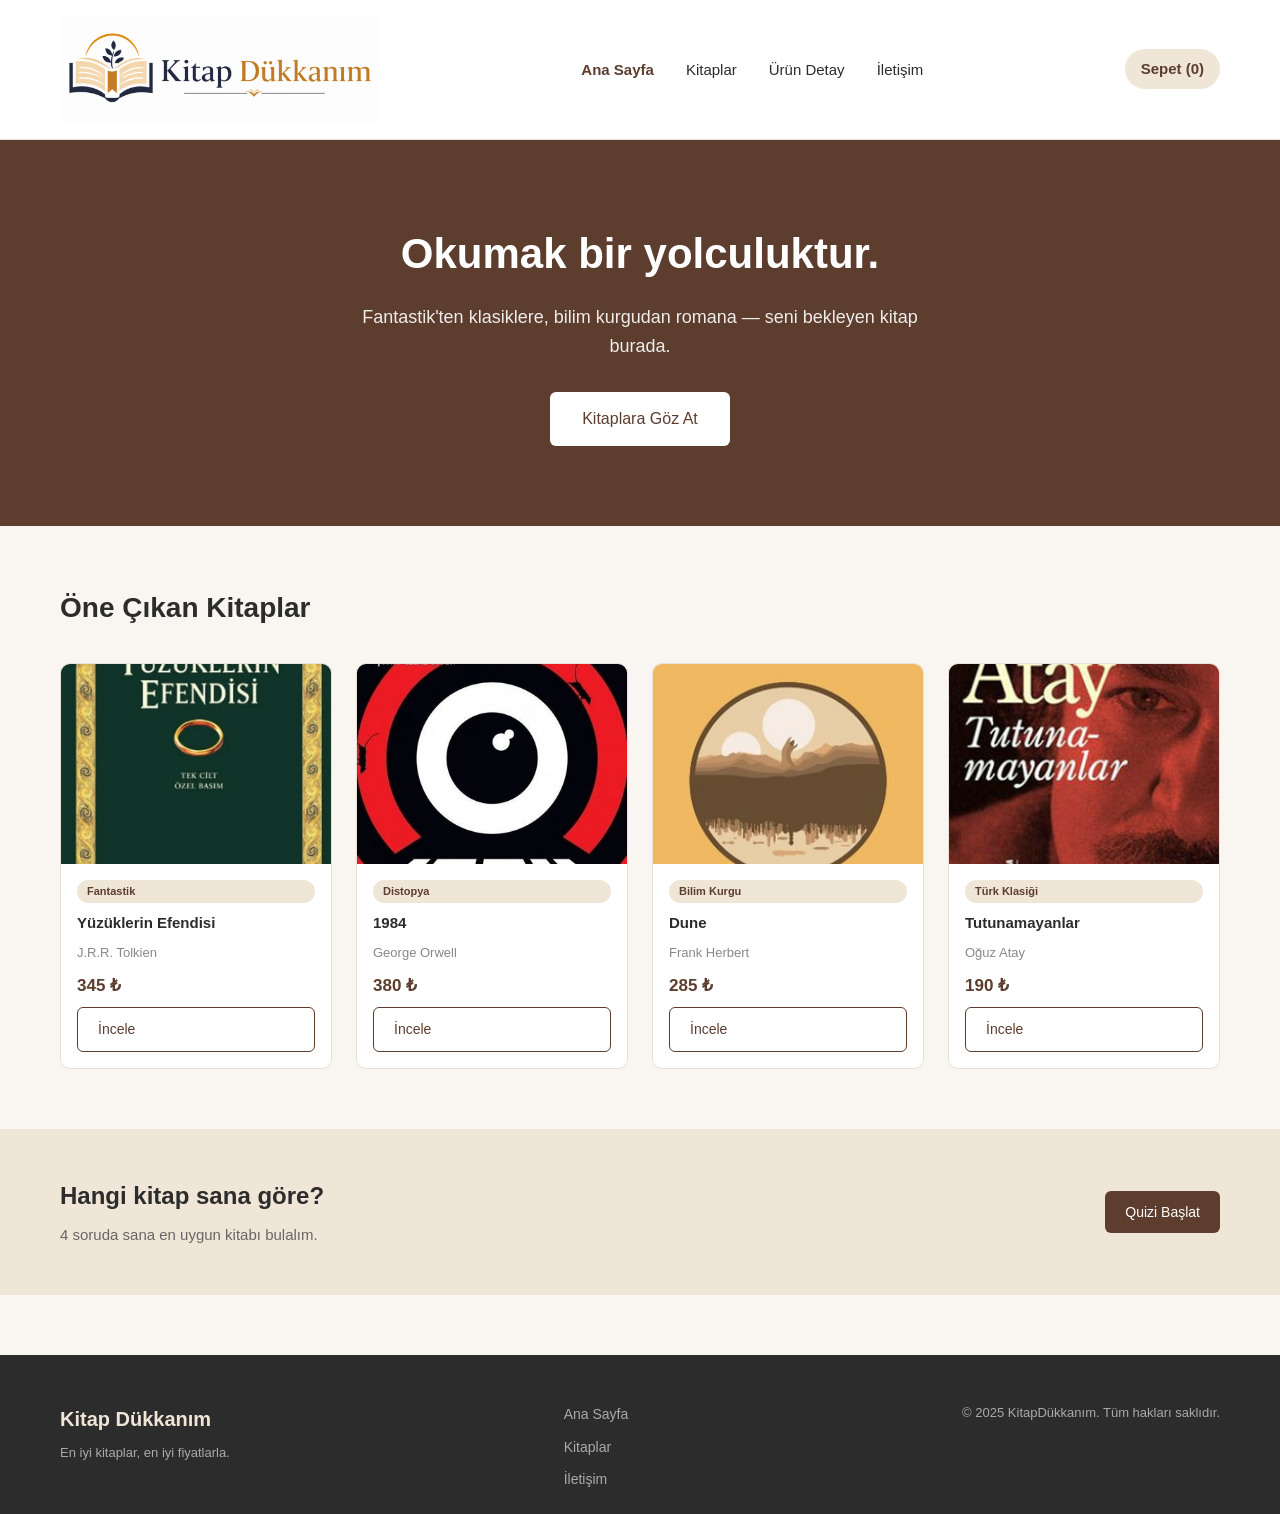
<file: index.html>
<!DOCTYPE html>
<html lang="tr">

<head>
    <meta charset="UTF-8">
    <meta name="viewport" content="width=device-width, initial-scale=1.0">
    <title>Ana Sayfa | Kitap Dükkanım</title>
    <link rel="stylesheet" href="styles/style.css">
</head>

<body>
    <!-- ==================== NAVBAR ==================== -->
    <header>
        <nav class="navbar">
            <div class="navbar-icerik">
                <a href="index.html" class="navbar-logo">
                    <img src="img/kitapdükkanim.png" alt="Kitap Dükkanım Logo" class="site-logo">
                </a>
                <ul class="navbar-linkler">
                   <li><a href="index.html" class="aktif-menu">Ana Sayfa</a></li>
                    <li><a href="pages/products.html">Kitaplar</a></li>
                     <li><a href="pages/product-detail.html?id=1">Ürün Detay</a></li>
                    <li><a href="pages/contact.html">İletişim</a></li>
                    </ul>

                <a href="pages/cart.html" class="navbar-sepet">
                    Sepet (<span id="sepet-sayisi">0</span>)
                    </a>

            </div>
        </nav>
    </header>
     <main>
        <!-- ==================== HERO ==================== -->
        <section class="hero">
           <div class="hero-icerik">

                <h1>Okumak bir yolculuktur.</h1>
                <p>Fantastik'ten klasiklere, bilim kurgudan romana — seni bekleyen kitap burada.</p>
               <a href="pages/products.html" class="buton buton-ana">Kitaplara Göz At</a>
                 </div>
        </section>
       <!-- ==================== ÖNE ÇIKAN KİTAPLAR ==================== -->
        <section class="one-cikan">

            <div class="kapsayici">
               <h2>Öne Çıkan Kitaplar</h2>
               <div class="kitaplar-grid">
                     <!-- KİTAP KARTI 1 -->
                    <div class="kitap-karti">

                        <div class="kitap-karti-gorsel">
                            
                                <img src="img/yüzüklerinEfendisi.webp" alt="Yüzüklerin Efendisi">
                            
                        </div>

                        <div class="kitap-karti-icerik">
                            <span class="kitap-turu">Fantastik</span>
                         <h3 class="kitap-adi">Yüzüklerin Efendisi</h3>
                            <p class="kitap-yazar">J.R.R. Tolkien</p>
                            <p class="kitap-fiyat">345 ₺</p>
<a href="pages/product-detail.html?id=1" class="buton buton-ikincil">İncele</a> </div>

                    </div>
                   <!-- KİTAP KARTI 2 -->
                    <div class="kitap-karti">
                        <div class="kitap-karti-gorsel">
                           <img src="img/1984_.jpg" alt="1984">
                          </div>
                        <div class="kitap-karti-icerik">
                            <span class="kitap-turu">Distopya</span>
                            <h3 class="kitap-adi">1984</h3>
                            <p class="kitap-yazar">George Orwell</p>
                            <p class="kitap-fiyat">380 ₺</p>
                            <a href="pages/product-detail.html?id=2" class="buton buton-ikincil">İncele</a> </div>
                    </div>
                   <!-- KİTAP KARTI 3 -->
                    <div class="kitap-karti">
                        <div class="kitap-karti-gorsel">
                            <img src="img/dune_.jpg" alt="Dune">
                           </div>
                        <div class="kitap-karti-icerik">
                            <span class="kitap-turu">Bilim Kurgu</span>
                            <h3 class="kitap-adi">Dune</h3>
                            <p class="kitap-yazar">Frank Herbert</p>
                            <p class="kitap-fiyat">285 ₺</p>
                         <a href="pages/product-detail.html?id=3" class="buton buton-ikincil">İncele</a>
                        </div>
                    </div>
                     <!-- KİTAP KARTI 4 -->
                    <div class="kitap-karti">
                        <div class="kitap-karti-gorsel">
                           <img src="img/tutunamayanlar_.jpg" alt="Tutunamayanlar">
                           </div>
                        <div class="kitap-karti-icerik">
                            <span class="kitap-turu">Türk Klasiği</span>
                            <h3 class="kitap-adi">Tutunamayanlar</h3>
                            <p class="kitap-yazar">Oğuz Atay</p>
                            <p class="kitap-fiyat">190 ₺</p>
                           <a href="pages/product-detail.html?id=4" class="buton buton-ikincil">İncele</a>
                        </div>
                    </div>
                  </section>
         <!-- ==================== QUİZ BANNER ==================== -->
        <section class="quiz-banner">
            <div class="kapsayici">
                <div class="quiz-banner-icerik">

                    <div>
                        <h2>Hangi kitap sana göre?</h2>
                        <p>4 soruda sana en uygun kitabı bulalım.</p>
                    </div>

                    <a href="pages/products.html#quiz" class="buton buton-ana">Quizi Başlat</a>
                     
                </div>
            </div>
        </section>
       </main>


    <!-- ==================== FOOTER ==================== -->
    <footer class="footer">
        <div class="footer-icerik">

            <div class="footer-marka">
                <span class="footer-logo">Kitap Dükkanım</span>
                <p>En iyi kitaplar, en iyi fiyatlarla.</p>
            </div>

            <div class="footer-linkler">
                <a href="index.html">Ana Sayfa</a>
                <a href="pages/products.html">Kitaplar</a>
                <a href="pages/contact.html">İletişim</a>
            </div>

            <div class="footer-telif">
                <p>&copy; 2025 KitapDükkanım. Tüm hakları saklıdır.</p>
                 
            </div>

        </div>
    </footer>
    <!-- ==================== FOOTER BİTTİ ==================== -->


    <script src="scripts/myscript.js"></script>
   </body>

</html>
</file>
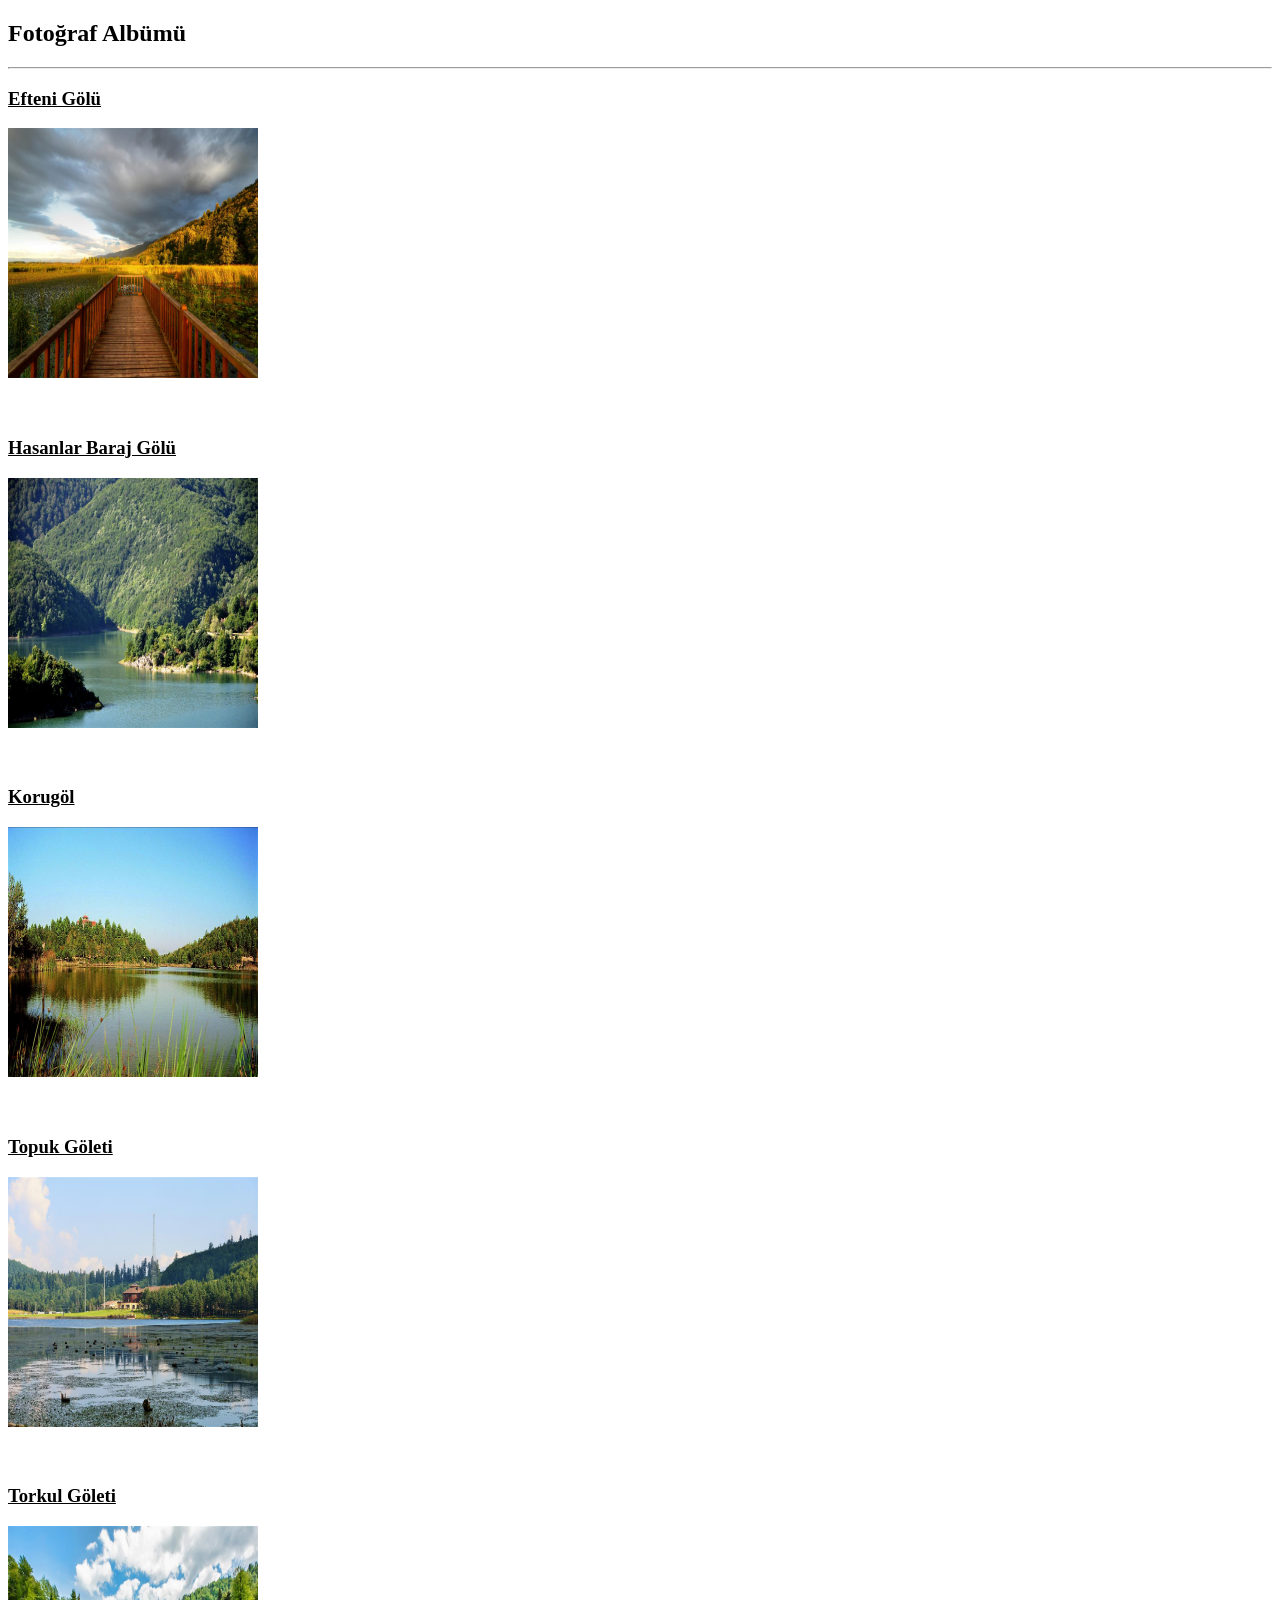
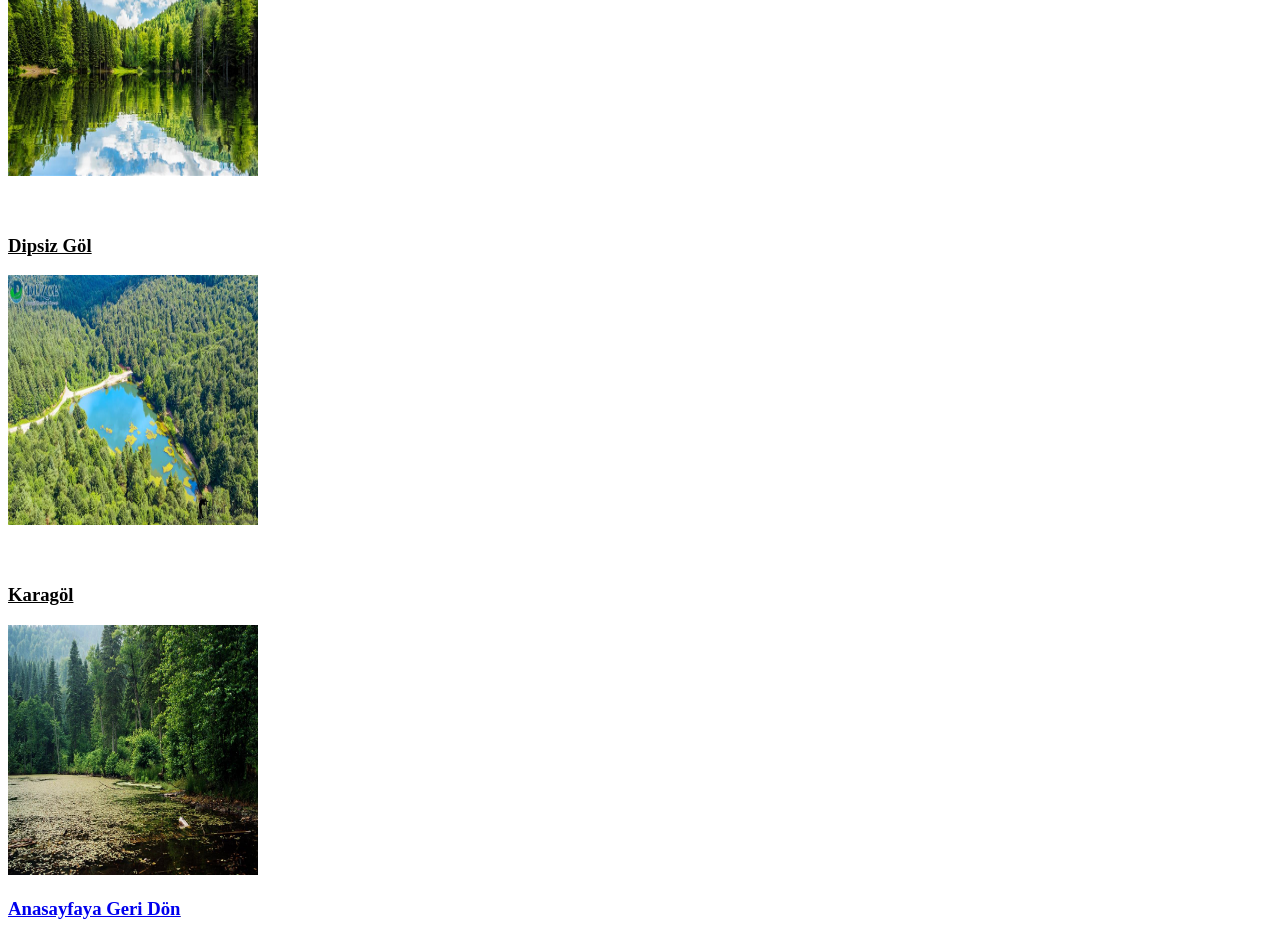
<file: geziİkinciSayfa.html>
<!DOCTYPE html>
<html lang="en">
<head>
    <meta charset="UTF-8">
    <meta name="viewport" content="width=device-width, initial-scale=1.0">
    <title>gezelimgörelim.com</title>
</head>
<body> 
    <h2><b>Fotoğraf Albümü</b></h2>
    <hr>
    <h3><u><b>Efteni Gölü</b></u></h3>
    <img src="eftenigölü.png" alt="Efteni Gölü" width="250" height="250"> 
    <br> <br> <br>
    <h3><u><b>Hasanlar Baraj Gölü</b></u></h3>
    <img src="hasanlarbarajgölü.png" alt="Hasanlar Barj Gölü" width="250" height="250">
    <br><br> <br>
    <h3><u><b>Korugöl</b></u></h3>
    <img src="korugöl.png" alt="Korugöl" width="250" height="250">
    <br><br><br>
    <h3><u><b>Topuk Göleti</b></u></h3>
    <img src="topukgöleti.png" alt="Topuk Göleti" width="250" height="250">
    <br><br><br>
    <h3><u><b>Torkul Göleti</b></u></h3>
    <img src="torkulgoleti.png" alt="Torkul Göleti" width="250" height="250">
    <br><br><br>
    <h3><u><b>Dipsiz Göl</b></u></h3>
    <img src="dipsizgöl.png" alt="Dipsiz Göl" width="250" height="250">
    <br><br><br>
    <h3><u><b>Karagöl</b></u></h3>
    <img src="karagol.png" alt="Karagöl" width="250" height="250">


<h3><u><a href="index.html">Anasayfaya Geri Dön</a></u></h3>

</body>
</html>
</file>
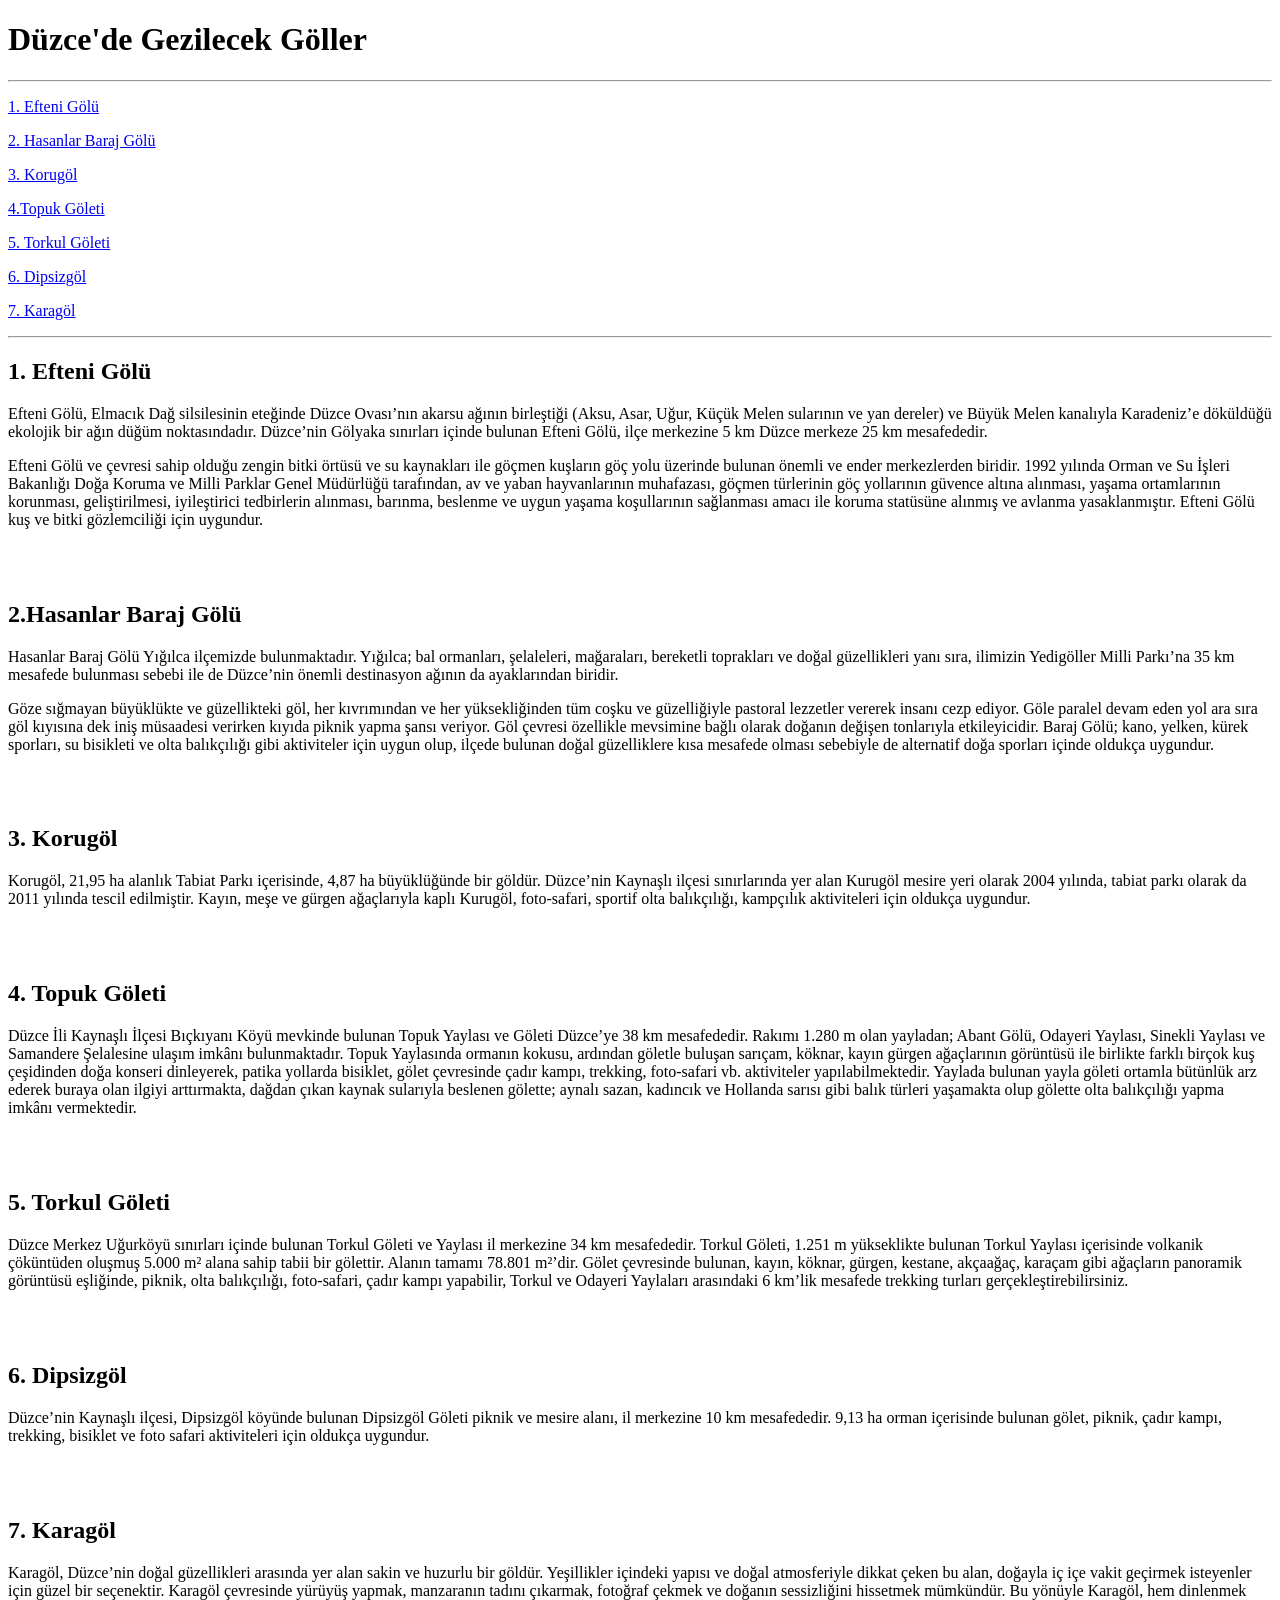
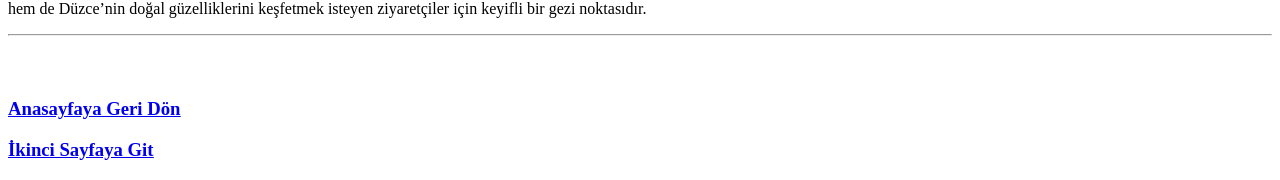
<file: geziUcuncuSayfa.html>
<!DOCTYPE html>
<html lang="en">
<head>
    <meta charset="UTF-8">
    <meta name="viewport" content="width=device-width, initial-scale=1.0">
    <title>gezelimgörelim.com</title>
</head>
<body>
<h1>Düzce'de Gezilecek Göller</h1>
<hr>

<p><a href="#efteni">1. Efteni Gölü</a></p>
<p><a href="#hasanlar">2. Hasanlar Baraj Gölü</a></p>
<p><a href="#korugol">3. Korugöl </a></p>
<p><a href="#topuk">4.Topuk Göleti </a></p>
<p><a href="#torkul">5. Torkul Göleti</a></p>
<p><a href="#dipsizgol">6. Dipsizgöl </a></p>
<p><a href="#karagol">7. Karagöl </a></p>
<hr>

    <h2 id="efteni"> 1. Efteni Gölü</h2>
    <p>Efteni Gölü, Elmacık Dağ silsilesinin eteğinde Düzce Ovası’nın akarsu ağının birleştiği (Aksu, Asar, Uğur, Küçük Melen sularının ve yan dereler) ve Büyük Melen kanalıyla Karadeniz’e döküldüğü ekolojik bir ağın düğüm noktasındadır. Düzce’nin Gölyaka sınırları içinde bulunan Efteni Gölü, ilçe merkezine 5 km Düzce merkeze 25 km mesafededir.</p>
    <p>Efteni Gölü ve çevresi sahip olduğu zengin bitki örtüsü ve su kaynakları ile göçmen kuşların göç yolu üzerinde bulunan önemli ve ender merkezlerden biridir. 1992 yılında Orman ve Su İşleri Bakanlığı Doğa Koruma ve Milli Parklar Genel Müdürlüğü tarafından, av ve yaban hayvanlarının muhafazası, göçmen türlerinin göç yollarının güvence altına alınması, yaşama ortamlarının korunması, geliştirilmesi, iyileştirici tedbirlerin alınması, barınma, beslenme ve uygun yaşama koşullarının sağlanması amacı ile koruma statüsüne alınmış ve avlanma yasaklanmıştır. Efteni Gölü kuş ve bitki gözlemciliği için uygundur.</p>
<br> <br>
    <h2 id="hasanlar">2.Hasanlar Baraj Gölü</h2>
    <p>Hasanlar Baraj Gölü Yığılca ilçemizde bulunmaktadır. Yığılca; bal ormanları, şelaleleri, mağaraları, bereketli toprakları ve doğal güzellikleri yanı sıra, ilimizin Yedigöller Milli Parkı’na 35 km mesafede bulunması sebebi ile de Düzce’nin önemli destinasyon ağının da ayaklarından biridir.
</p>
<p>Göze sığmayan büyüklükte ve güzellikteki göl, her kıvrımından ve her yüksekliğinden tüm coşku ve güzelliğiyle pastoral lezzetler vererek insanı cezp ediyor. Göle paralel devam eden yol ara sıra göl kıyısına dek iniş müsaadesi verirken kıyıda piknik yapma şansı veriyor. Göl çevresi özellikle mevsimine bağlı olarak doğanın değişen tonlarıyla etkileyicidir. Baraj Gölü; kano, yelken, kürek sporları, su bisikleti ve olta balıkçılığı gibi aktiviteler için uygun olup, ilçede bulunan doğal güzelliklere kısa mesafede olması sebebiyle de alternatif doğa sporları içinde oldukça uygundur.</p>

<br><br>

 <h2 id="korugöl">3. Korugöl</h2>
    <p>Korugöl, 21,95 ha alanlık Tabiat Parkı içerisinde, 4,87 ha büyüklüğünde bir göldür. Düzce’nin Kaynaşlı ilçesi sınırlarında yer alan Kurugöl mesire yeri olarak 2004 yılında, tabiat parkı olarak da 2011 yılında tescil edilmiştir. Kayın, meşe ve gürgen ağaçlarıyla kaplı Kurugöl, foto-safari, sportif olta balıkçılığı, kampçılık aktiviteleri için oldukça uygundur.</p>

<br><br>

    <h2 id="topuk">4. Topuk Göleti</h2>
   <p>Düzce İli Kaynaşlı İlçesi Bıçkıyanı Köyü mevkinde bulunan Topuk Yaylası ve Göleti Düzce’ye 38 km mesafededir. Rakımı 1.280 m olan yayladan; Abant Gölü, Odayeri Yaylası, Sinekli Yaylası ve Samandere Şelalesine ulaşım imkânı bulunmaktadır. Topuk Yaylasında ormanın kokusu, ardından göletle buluşan sarıçam, köknar, kayın gürgen ağaçlarının görüntüsü ile birlikte farklı birçok kuş çeşidinden doğa konseri dinleyerek, patika yollarda bisiklet, gölet çevresinde çadır kampı, trekking, foto-safari vb. aktiviteler yapılabilmektedir. Yaylada bulunan yayla göleti ortamla bütünlük arz ederek buraya olan ilgiyi arttırmakta, dağdan çıkan kaynak sularıyla beslenen gölette; aynalı sazan, kadıncık ve Hollanda sarısı gibi balık türleri yaşamakta olup gölette olta balıkçılığı yapma imkânı vermektedir.</p>
    

<br><br>
    <h2 id="torkul">5. Torkul Göleti</h2>
   <p>Düzce Merkez Uğurköyü sınırları içinde bulunan Torkul Göleti ve Yaylası il merkezine 34 km mesafededir. Torkul Göleti, 1.251 m yükseklikte bulunan Torkul Yaylası içerisinde volkanik çöküntüden oluşmuş 5.000 m² alana sahip tabii bir gölettir. Alanın tamamı 78.801 m²’dir. Gölet çevresinde bulunan, kayın, köknar, gürgen, kestane, akçaağaç, karaçam gibi ağaçların panoramik görüntüsü eşliğinde, piknik, olta balıkçılığı, foto-safari, çadır kampı yapabilir, Torkul ve Odayeri Yaylaları arasındaki 6 km’lik mesafede trekking turları gerçekleştirebilirsiniz. </p>

<br><br>
   
    <h2 id="dipsizgol">6. Dipsizgöl</h2>
    <p>Düzce’nin Kaynaşlı ilçesi, Dipsizgöl köyünde bulunan Dipsizgöl Göleti piknik ve mesire alanı, il merkezine 10 km mesafededir. 9,13 ha orman içerisinde bulunan gölet, piknik, çadır kampı, trekking, bisiklet ve foto safari aktiviteleri için oldukça uygundur.</p>
<br><br>
    <h2 id="karagol">7. Karagöl</h2>
    <p>Karagöl, Düzce’nin doğal güzellikleri arasında yer alan sakin ve huzurlu bir göldür. Yeşillikler içindeki yapısı ve doğal atmosferiyle dikkat çeken bu alan, doğayla iç içe vakit geçirmek isteyenler için güzel bir seçenektir. Karagöl çevresinde yürüyüş yapmak, manzaranın tadını çıkarmak, fotoğraf çekmek ve doğanın sessizliğini hissetmek mümkündür. Bu yönüyle Karagöl, hem dinlenmek hem de Düzce’nin doğal güzelliklerini keşfetmek isteyen ziyaretçiler için keyifli bir gezi noktasıdır.</p>
    <hr>
<br><br>
   







    <h3><u><a href="index.html">Anasayfaya Geri Dön</a></u></h3>
    <h3><u><a href="geziİkinciSayfa.html">İkinci Sayfaya Git</a></u></h3>
</body>
</html>
</file>
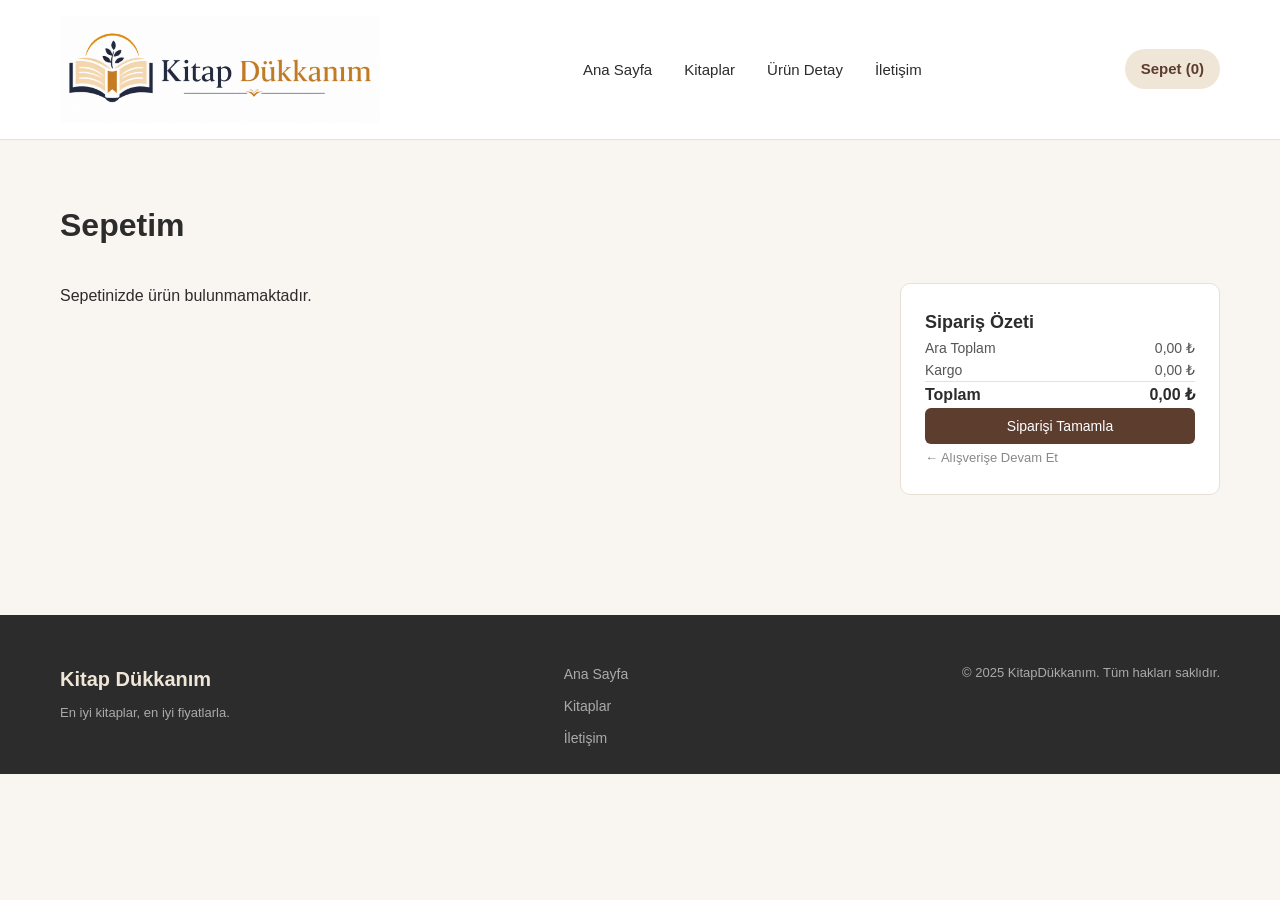
<file: pages/cart.html>
<!DOCTYPE html>
<html lang="tr">

<head>
    <meta charset="UTF-8">
    <meta name="viewport" content="width=device-width, initial-scale=1.0">
    <title>Sepet | Kitap Dükkanım</title>
    <link rel="stylesheet" href="../styles/style.css">
    <link rel="stylesheet" href="https://cdnjs.cloudflare.com/ajax/libs/font-awesome/6.5.0/css/all.min.css">
</head>

<body>
    <!-- ==================== NAVBAR ==================== -->
    <header>
        <nav class="navbar">
            <div class="navbar-icerik">

                <a href="../index.html" class="navbar-logo">
                    <img src="../img/kitapdükkanim.png" alt="Kitap Dükkanım Logo" class="site-logo">
                </a>


                <ul class="navbar-linkler">
                    <li><a href="../index.html">Ana Sayfa</a></li>
                    <li><a href="products.html">Kitaplar</a></li>
                    <li><a href="product-detail.html?id=1">Ürün Detay</a></li>
                    <li><a href="contact.html">İletişim</a></li>
                </ul>

                <a href="cart.html" class="navbar-sepet">
                    Sepet (<span id="sepet-sayisi">0</span>)
                </a>

            </div>
        </nav>
    </header>
    <!-- ==================== NAVBAR BİTTİ ==================== -->


    <main>

        <section class="sepet-bolumu">
            <div class="kapsayici">

                <h1>Sepetim</h1>

                <div class="sepet-icerik">

                    <!-- SOL TARAF -->
                    <div class="sepet-listesi" id="sepet-listesi">
                    </div>

                    <!-- SAĞ TARAF -->
                    <div class="sepet-ozet">
                        <h3>Sipariş Özeti</h3>

                        <div class="ozet-satiri">
                            <span>Ara Toplam</span>
                            <span id="ara-toplam">0 ₺</span>
                        </div>

                        <div class="ozet-satiri">
                            <span>Kargo</span>
                            <span id="kargo-ucreti">0 ₺</span>
                        </div>

                        <div class="ozet-ayirici"></div>

                        <div class="ozet-satiri ozet-toplam">
                            <span>Toplam</span>
                            <span id="genel-toplam">0 ₺</span>
                        </div>

                        <button class="buton buton-ana buton-tam" id="siparis-btn">
                            Siparişi Tamamla
                        </button>

                        <a href="products.html" class="alışverişe-devam">
                            ← Alışverişe Devam Et
                        </a>
                    </div>

                </div>

            </div>
        </section>

       
        <!-- ==================== SEPET BİTTİ ==================== -->

    </main>


    <!-- ==================== FOOTER ==================== -->
    <footer class="footer">
        <div class="footer-icerik">

            <div class="footer-marka">
                <span class="footer-logo">Kitap Dükkanım</span>
                <p>En iyi kitaplar, en iyi fiyatlarla.</p>
            </div>

            <div class="footer-linkler">
                <a href="../index.html">Ana Sayfa</a>
                <a href="products.html">Kitaplar</a>
                <a href="contact.html">İletişim</a>
            </div>

            <div class="footer-telif">
                <p>&copy; 2025 KitapDükkanım. Tüm hakları saklıdır.</p>
            </div>

        </div>
    </footer>
    <!-- ==================== FOOTER BİTTİ ==================== -->


    <script src="../scripts/myscript.js"></script>
</body>

</html>
</file>
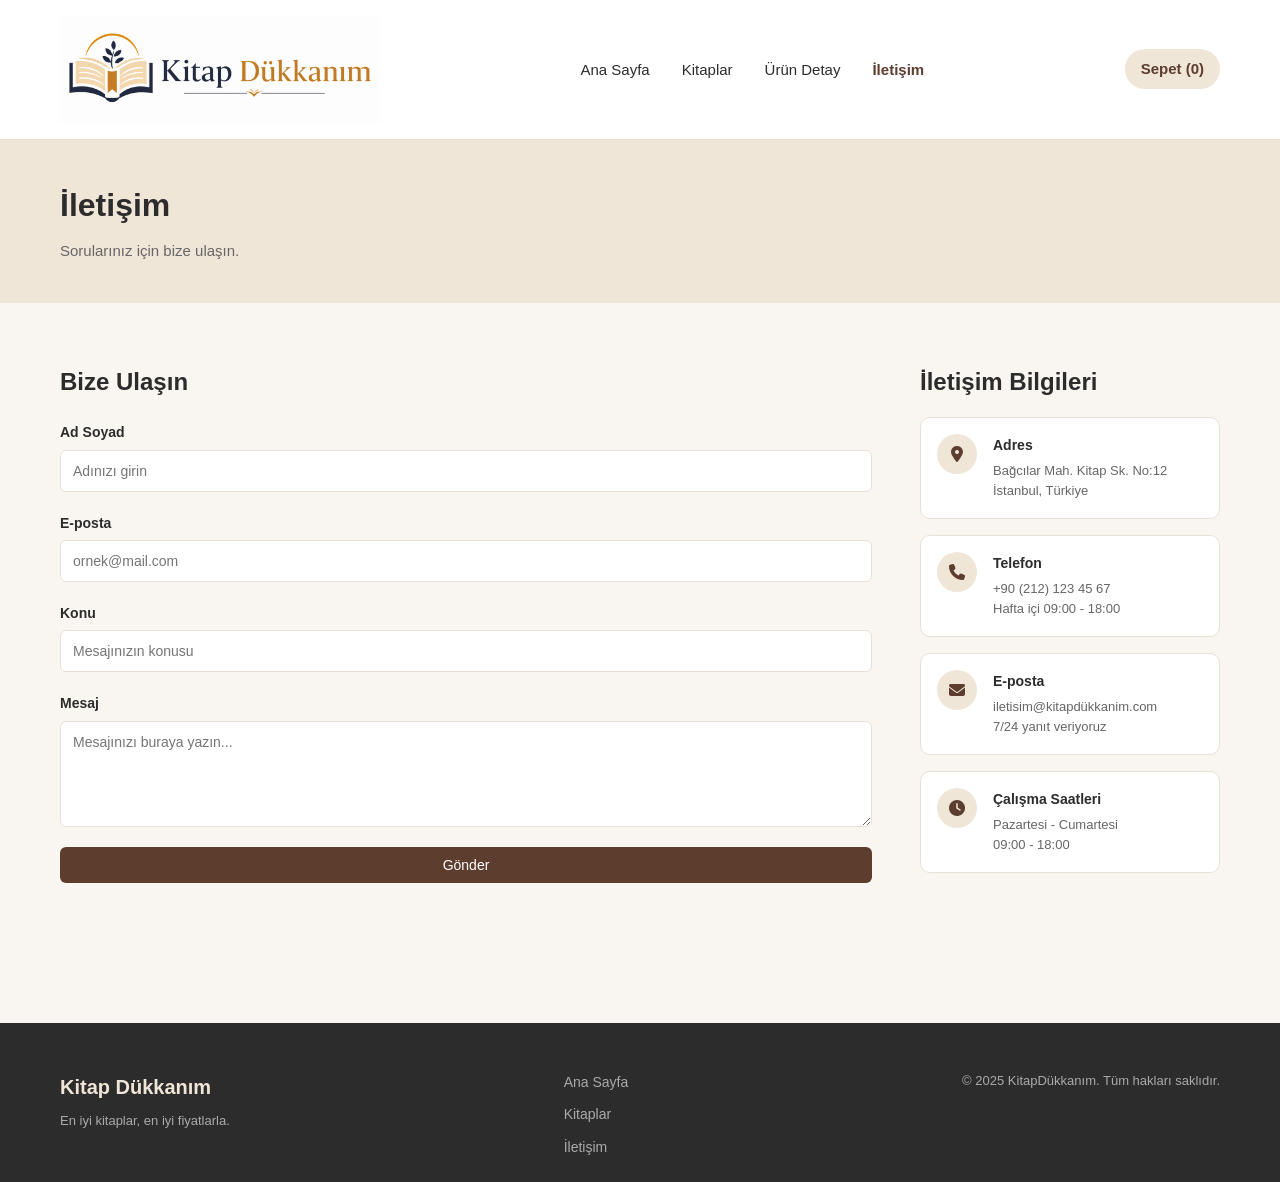
<file: pages/contact.html>
<!DOCTYPE html>
<html lang="tr">

<head>
    <meta charset="UTF-8">
    <meta name="viewport" content="width=device-width, initial-scale=1.0">
    <title>İletişim | Kitap Dükkanım</title>
    <link rel="stylesheet" href="../styles/style.css">
    <link rel="stylesheet" href="https://cdnjs.cloudflare.com/ajax/libs/font-awesome/6.5.0/css/all.min.css">
</head>

<body>
    <!-- ==================== NAVBAR ==================== -->
    <header>
        <nav class="navbar">
            <div class="navbar-icerik">

                <a href="../index.html" class="navbar-logo">
                    <img src="../img/kitapdükkanim.png" alt="Kitap Dükkanım Logo" class="site-logo">
                </a>

                <ul class="navbar-linkler">
                    <li><a href="../index.html">Ana Sayfa</a></li>
                    <li><a href="products.html">Kitaplar</a></li>
                    <li><a href="product-detail.html?id=1">Ürün Detay</a></li>
                    <li><a href="contact.html" class="aktif-menu">İletişim</a></li>
                </ul>

                <a href="cart.html" class="navbar-sepet">
                    Sepet (<span id="sepet-sayisi">0</span>)
                </a>
   </div>
        </nav>
    </header>
    <!-- ==================== NAVBAR BİTTİ ==================== -->
    <main>

        <!-- ==================== SAYFA BAŞLIĞI ==================== -->
        <section class="sayfa-basligi">
            <div class="kapsayici">
                <h1>İletişim</h1>
                <p>Sorularınız için bize ulaşın.</p>
            </div>
        </section>
        <!-- ==================== SAYFA BAŞLIĞI BİTTİ ==================== -->
   <!-- ==================== İLETİŞİM İÇERİĞİ ==================== -->
        <section class="iletisim-bolumu">
            <div class="kapsayici">
  <div class="iletisim-icerik">
                    
                    <!-- SOL — FORM -->
                    <form action="#" class="iletisim-form" id="iletisim-form" method="post">
    <h2>Bize Ulaşın</h2>

    <div class="form-alani">
        <label for="ad-soyad">Ad Soyad</label>
        <input type="text" id="ad-soyad" placeholder="Adınızı girin" required>
    </div>

    <div class="form-alani">
        <label for="eposta">E-posta</label>
        <input type="email" id="eposta" placeholder="ornek@mail.com" required>
    </div>

    <div class="form-alani">
        <label for="konu">Konu</label>
        <input type="text" id="konu" placeholder="Mesajınızın konusu" required>
    </div>

    <div class="form-alani">
        <label for="mesaj">Mesaj</label>
        <textarea id="mesaj" rows="5" placeholder="Mesajınızı buraya yazın..." required></textarea>
    </div>

    <button class="buton buton-ana" type="submit">
        Gönder
    </button>

    <p id="form-mesaji" class="form-mesaji"></p>
</form>
                   <!-- SAĞ — BİLGİ KARTLARI -->
                    <div class="iletisim-bilgiler">

                        <h2>İletişim Bilgileri</h2>

                        <div class="bilgi-karti">
                            <div class="bilgi-ikon">
                                <i class="fa-solid fa-location-dot"></i>
                            </div>
                            <div class="bilgi-metin">
                                <h4>Adres</h4>
                                <p>Bağcılar Mah. Kitap Sk. No:12</p>
                                <p>İstanbul, Türkiye</p>
                            </div>
                        </div>

                        <div class="bilgi-karti">
                            <div class="bilgi-ikon">
                                <i class="fa-solid fa-phone"></i>
                            </div>
                            <div class="bilgi-metin">
                                <h4>Telefon</h4>
                                <p>+90 (212) 123 45 67</p>
                                <p>Hafta içi 09:00 - 18:00</p>
                            </div>
                        </div>

                        <div class="bilgi-karti">
                            <div class="bilgi-ikon">
                                <i class="fa-solid fa-envelope"></i>
                            </div>
                            <div class="bilgi-metin">
                                <h4>E-posta</h4>
                                <p>iletisim@kitapdükkanim.com</p>
                                <p>7/24 yanıt veriyoruz</p>
                            </div>
                        </div>

                        <div class="bilgi-karti">
                            <div class="bilgi-ikon">
                                <i class="fa-solid fa-clock"></i>
                            </div>
                            <div class="bilgi-metin">
                                <h4>Çalışma Saatleri</h4>
                                <p>Pazartesi - Cumartesi</p>
                                <p>09:00 - 18:00</p>
                            </div>
                        </div>

                    </div>
                </div>
          </div>
        </section>
        <!-- ==================== İLETİŞİM İÇERİĞİ BİTTİ ==================== -->

    </main>


    <!-- ==================== FOOTER ==================== -->
    <footer class="footer">
        <div class="footer-icerik">

            <div class="footer-marka">
                <span class="footer-logo">Kitap Dükkanım</span>
                <p>En iyi kitaplar, en iyi fiyatlarla.</p>
            </div>

            <div class="footer-linkler">
                <a href="../index.html">Ana Sayfa</a>
                <a href="products.html">Kitaplar</a>
                <a href="contact.html">İletişim</a>
            </div>

            <div class="footer-telif">
                <p>&copy; 2025 KitapDükkanım. Tüm hakları saklıdır.</p>
            </div>

        </div>
    </footer>
    <!-- ==================== FOOTER BİTTİ ==================== -->


    <script src="../scripts/myscript.js"></script>
</body>

</html>
</file>
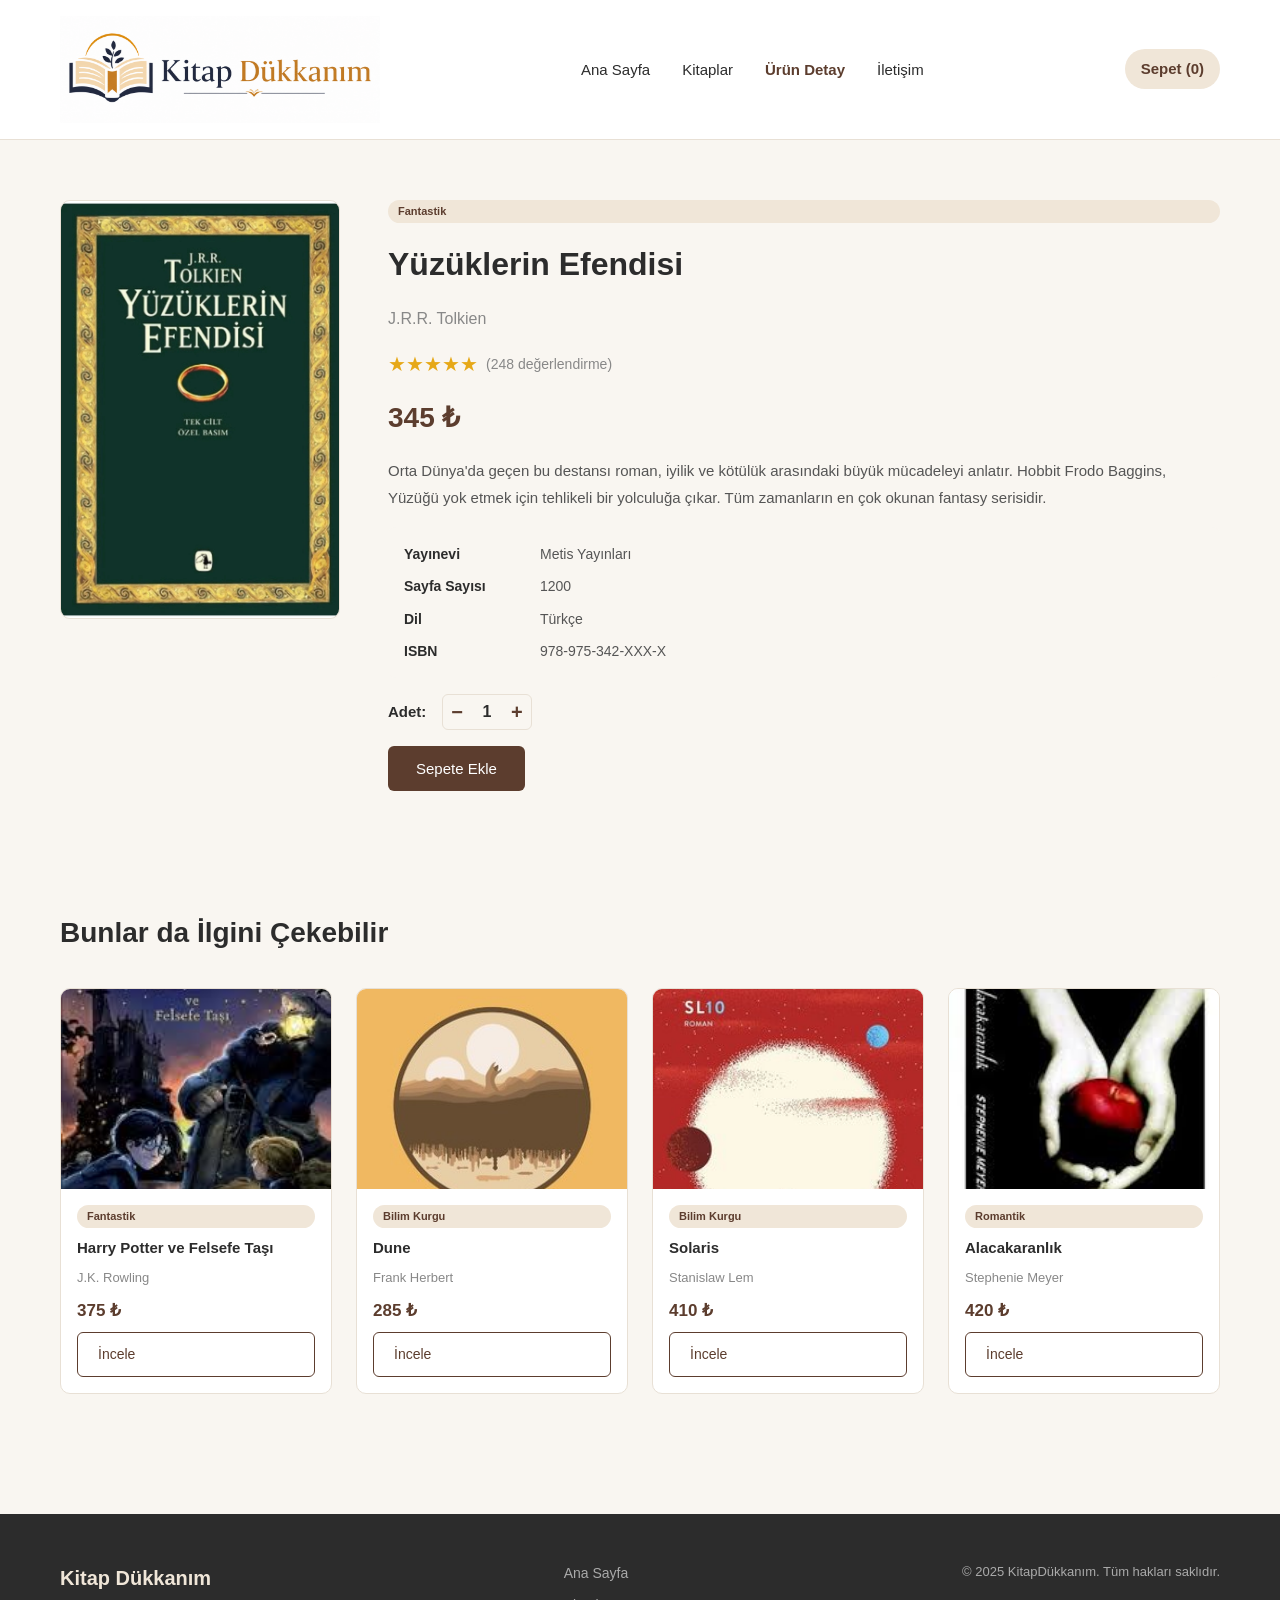
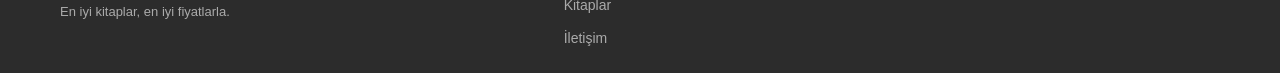
<file: pages/product-detail.html>
<!DOCTYPE html>
<html lang="tr">

<head>
    <meta charset="UTF-8">
    <meta name="viewport" content="width=device-width, initial-scale=1.0">
    <title>Kitap Detay | Kitap Dükkanım</title>
    <link rel="stylesheet" href="../styles/style.css">
</head>


<body>
    <!-- ==================== NAVBAR ==================== -->
    <header>
        <nav class="navbar">
            <div class="navbar-icerik">
                <a href="../index.html" class="navbar-logo">
                    <img src="../img/kitapdükkanim.png" alt="Kitap Dükkanım Logo" class="site-logo">
                </a>


                <ul class="navbar-linkler">
                    <li><a href="../index.html">Ana Sayfa</a></li>
                    <li><a href="products.html">Kitaplar</a></li>
                      <li><a href="product-detail.html?id=1" class="aktif-menu">Ürün Detay</a></li>
                    <li><a href="contact.html">İletişim</a></li>
                </ul>

                <a href="cart.html" class="navbar-sepet">
                    Sepet (<span id="sepet-sayisi">0</span>)
                </a>

            </div>
        </nav>
    </header>
    <!-- ==================== NAVBAR BİTTİ ==================== -->


    <main>

        <!-- ==================== KİTAP DETAY ==================== -->
        <section class="kitap-detay">
            <div class="kapsayici">

                <div class="detay-icerik">
                  
                    <div class="detay-gorsel">
                        <img src="../img/yüzüklerinEfendisi.webp" alt="Yüzüklerin Efendisi">
                    </div>

                    <!-- SAĞ — KİTAP BİLGİLERİ -->
                    <div class="detay-bilgiler">

                        <span class="kitap-turu">Fantastik</span>

                        <h1 class="kitap-adi">Yüzüklerin Efendisi</h1>
                           <p class="kitap-yazar">J.R.R. Tolkien</p>

                        <div class="yildiz-puani">
                            <span>★★★★★</span>
                            <p>(248 değerlendirme)</p>
                        </div>

                        <p class="detay-fiyat">345 ₺</p>

                        <!-- KİTAP AÇIKLAMASI -->
                        <p class="detay-aciklama">
                            Orta Dünya'da geçen bu destansı roman, iyilik ve kötülük arasındaki
                            büyük mücadeleyi anlatır. Hobbit Frodo Baggins, Yüzüğü yok etmek için
                            tehlikeli bir yolculuğa çıkar. Tüm zamanların en çok okunan fantasy
                            serisidir.
                        </p>

                        <!-- KİTAP BİLGİLERİ TABLOSU -->
                        <div class="kitap-bilgileri">

                            <div class="bilgi-satiri">
                                <span class="bilgi-etiket">Yayınevi</span>
                                <span class="bilgi-deger">Metis Yayınları</span>
                            </div>

                            <div class="bilgi-satiri">
                                <span class="bilgi-etiket">Sayfa Sayısı</span>
                                <span class="bilgi-deger">1200</span>
                            </div>

                            <div class="bilgi-satiri">
                                <span class="bilgi-etiket">Dil</span>
                                <span class="bilgi-deger">Türkçe</span>
                            </div>

                            <div class="bilgi-satiri">
                                <span class="bilgi-etiket">ISBN</span>
                                <span class="bilgi-deger">978-975-342-XXX-X</span>
                            </div>

                        </div>

                        <!-- ADET SEÇİCİ -->
                        <div class="adet-secici">
                            <span>Adet:</span>

                            <div class="adet-kontrol">
                                <button type="button" id="adet-azalt-btn">−</button>

                                <span id="adet-goster">1</span>

                                <button type="button" id="adet-arttir-btn">+</button>
                            </div>
                        </div>

                        <!-- BUTONLAR -->
                        <div class="detay-butonlar">
                            <button class="buton buton-ana sepete-ekle-btn" id="detay-sepete-ekle" type="button">
                                Sepete Ekle
                            </button>
                           
                        </div>

                    </div>
                 
                </div>
                   </div>
           
        </section>
         <!-- ==================== ÖNERİLEN KİTAPLAR ==================== -->
        <section class="onerilen-kitaplar">
            <div class="kapsayici">

                <h2>Bunlar da İlgini Çekebilir</h2>

                <div class="kitaplar-grid">

                    <div class="kitap-karti">
                        <div class="kitap-karti-gorsel">
                            <img src="../img/harrypotter.jpeg" alt="Harry Potter">
                        </div>
                        <div class="kitap-karti-icerik">
                            <span class="kitap-turu">Fantastik</span>
                            <h3 class="kitap-adi">Harry Potter ve Felsefe Taşı</h3>
                            <p class="kitap-yazar">J.K. Rowling</p>
                            <p class="kitap-fiyat">375 ₺</p>
                            <a href="product-detail.html?id=7" class="buton buton-ikincil">İncele</a>
                        </div>
                    </div>

                    <div class="kitap-karti">
                        <div class="kitap-karti-gorsel">
                            <img src="../img/dune_.jpg" alt="Dune">
                        </div>
                        <div class="kitap-karti-icerik">
                            <span class="kitap-turu">Bilim Kurgu</span>
                            <h3 class="kitap-adi">Dune</h3>
                            <p class="kitap-yazar">Frank Herbert</p>
                            <p class="kitap-fiyat">285 ₺</p>
                            <a href="product-detail.html?id=3" class="buton buton-ikincil">İncele</a>
                        </div>
                    </div>

                    <div class="kitap-karti">
                        <div class="kitap-karti-gorsel">
                            <img src="../img/solaris.jpg" alt="Solaris">
                        </div>
                        <div class="kitap-karti-icerik">
                            <span class="kitap-turu">Bilim Kurgu</span>
                            <h3 class="kitap-adi">Solaris</h3>
                            <p class="kitap-yazar">Stanislaw Lem</p>
                            <p class="kitap-fiyat">410 ₺</p>
                            <a href="product-detail.html?id=9" class="buton buton-ikincil">İncele</a>
                        </div>
                    </div>

                    <div class="kitap-karti">
                        <div class="kitap-karti-gorsel">
                            <img src="../img/alacakaranlık.jpeg" alt="Alacakaranlık">
                        </div>
                        <div class="kitap-karti-icerik">
                            <span class="kitap-turu">Romantik</span>
                            <h3 class="kitap-adi">Alacakaranlık</h3>
                            <p class="kitap-yazar">Stephenie Meyer</p>
                            <p class="kitap-fiyat">420 ₺</p>
                            <a href="product-detail.html?id=6" class="buton buton-ikincil">İncele</a>
                        </div>
                    </div>

                </div>
             </div>
           
        </section>
       </main>
<!-- ==================== FOOTER ==================== -->
    <footer class="footer">
        <div class="footer-icerik">

            <div class="footer-marka">
                <span class="footer-logo">Kitap Dükkanım</span>
                <p>En iyi kitaplar, en iyi fiyatlarla.</p>
            </div>

            <div class="footer-linkler">
                <a href="../index.html">Ana Sayfa</a>
                <a href="products.html">Kitaplar</a>
                <a href="contact.html">İletişim</a>
            </div>

            <div class="footer-telif">
                <p>&copy; 2025 KitapDükkanım. Tüm hakları saklıdır.</p>
            </div>

        </div>
    </footer>
    <!-- ==================== FOOTER BİTTİ ==================== -->


    <script src="../scripts/myscript.js"></script>
</body>

</html>
</file>
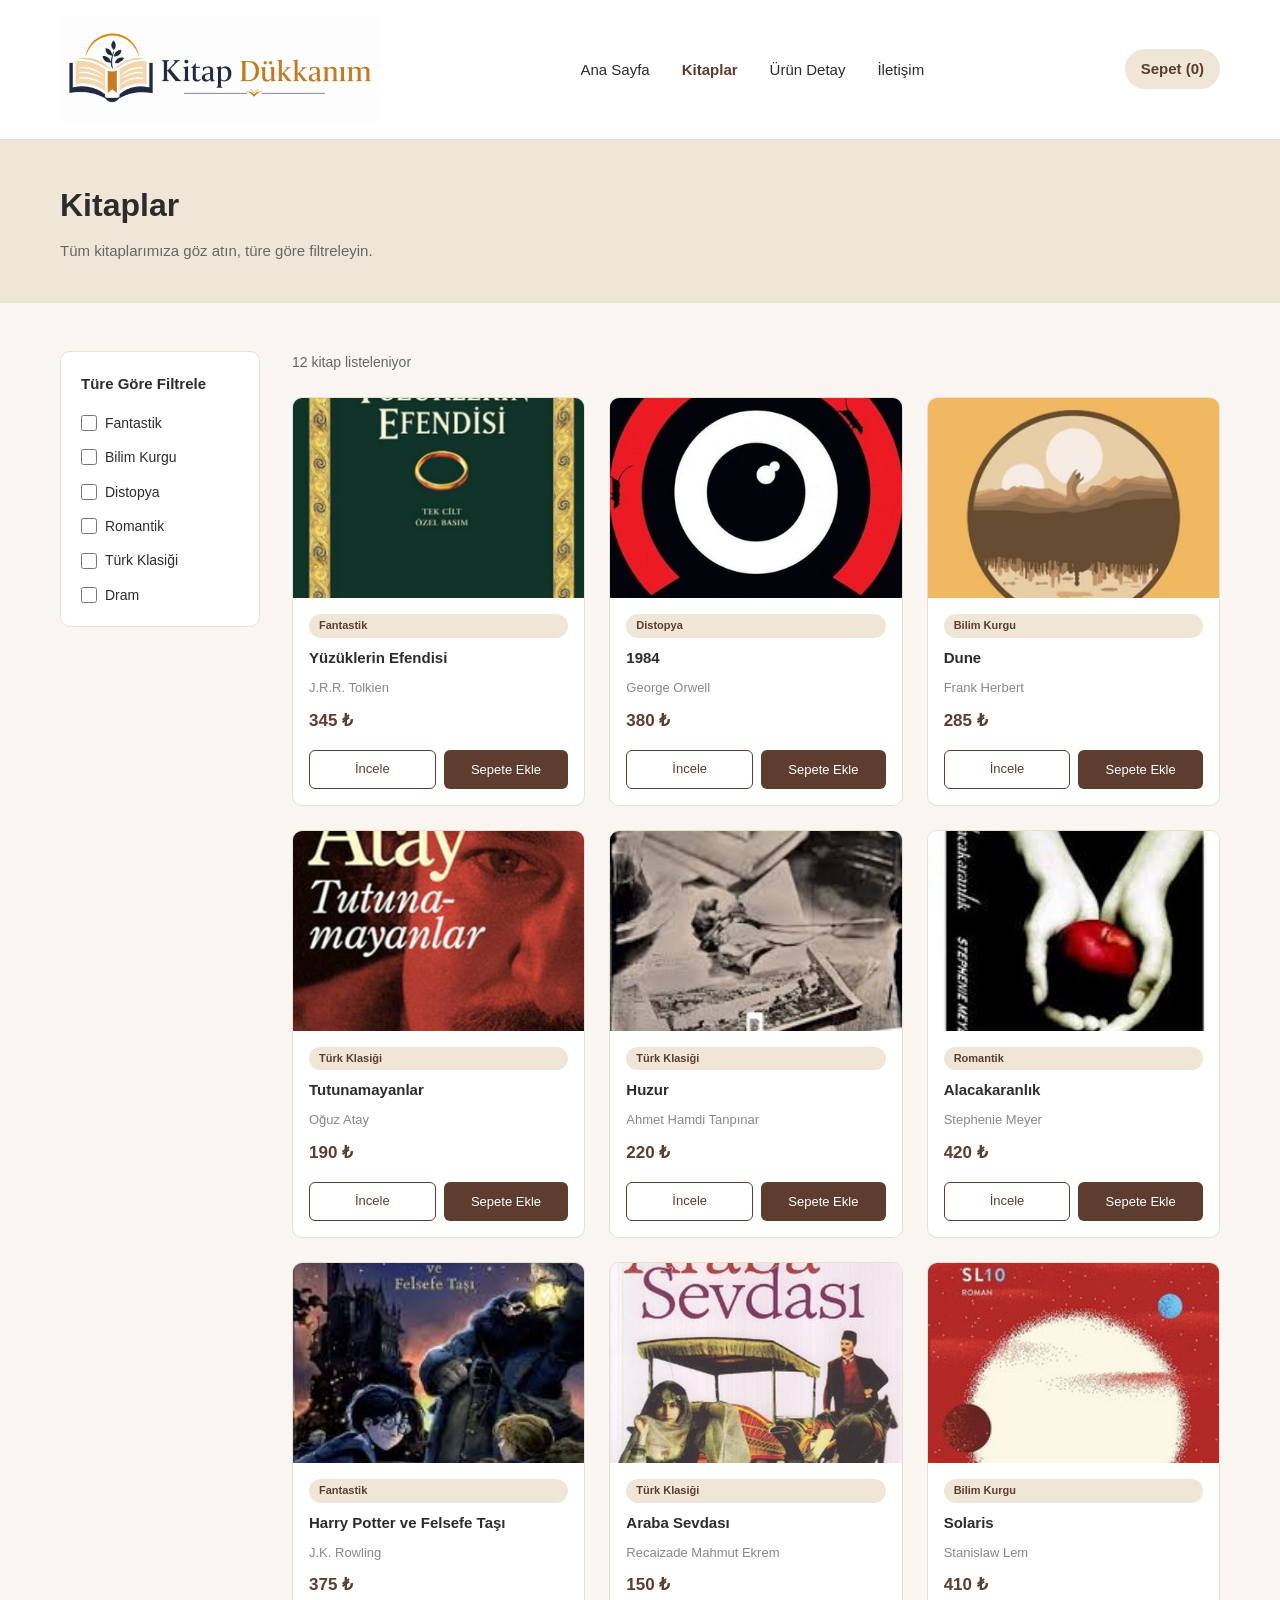
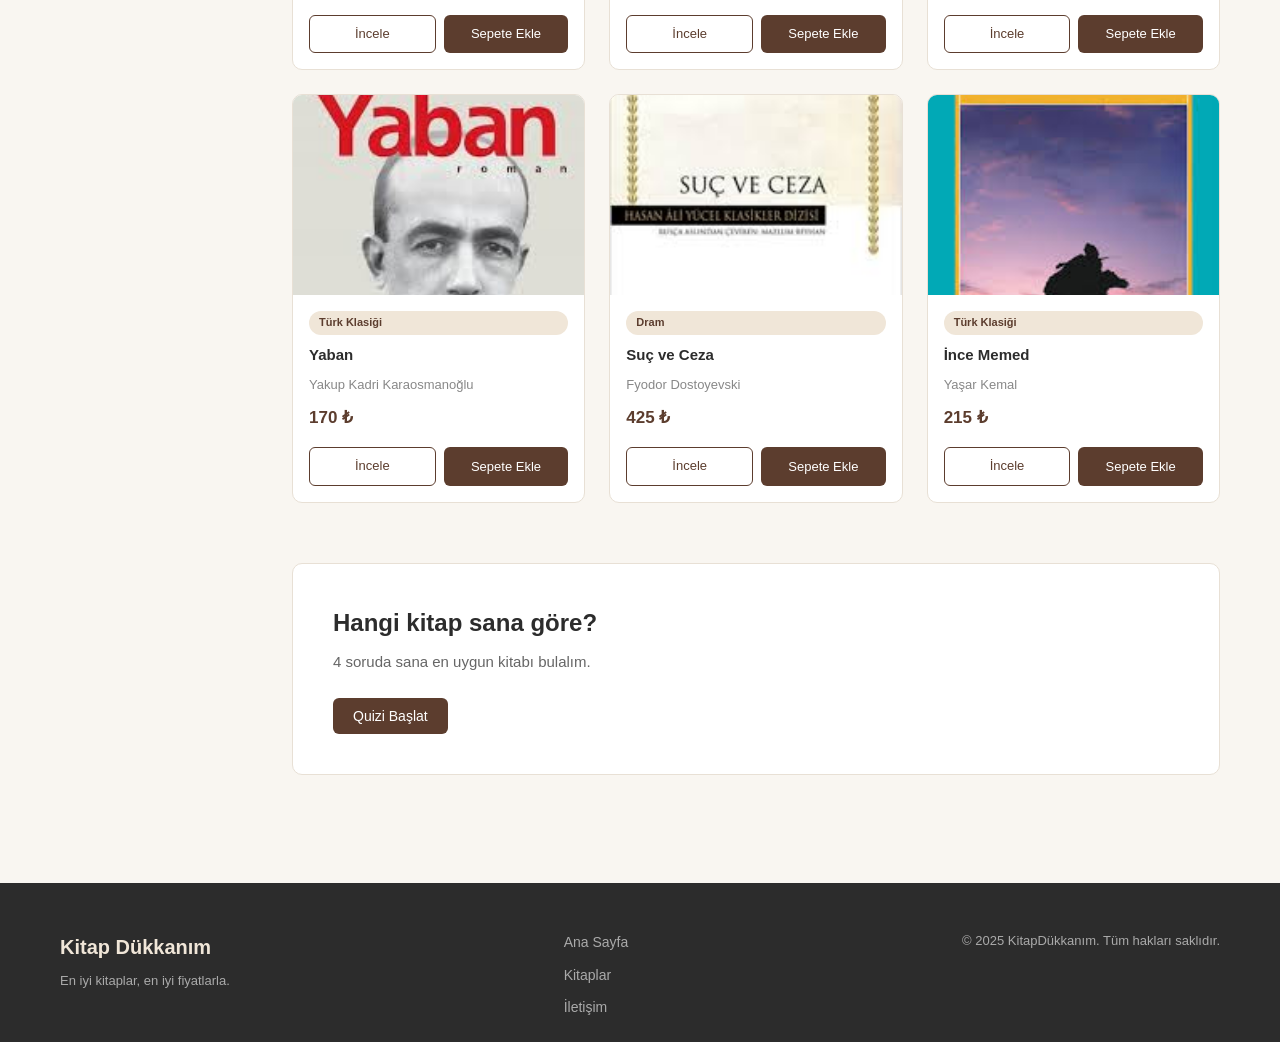
<file: pages/products.html>
<!DOCTYPE html>
<html lang="tr">

<head>
    <meta charset="UTF-8">
    <meta name="viewport" content="width=device-width, initial-scale=1.0">
    <title>Kitaplar | Kitap Dükkanım</title>
    <link rel="stylesheet" href="../styles/style.css">
</head>

<body>
    <header>
        <nav class="navbar">
            <div class="navbar-icerik">

                <a href="../index.html" class="navbar-logo">
                    <img src="../img/kitapdükkanim.png" alt="Kitap Dükkanım Logo" class="site-logo">
                </a>

                <ul class="navbar-linkler">
                    <li><a href="../index.html">Ana Sayfa</a></li>
                    <li><a href="products.html" class="aktif-menu">Kitaplar</a></li>
                    <li><a href="product-detail.html?id=1">Ürün Detay</a></li>
                    <li><a href="contact.html">İletişim</a></li>
                 </ul>

                <a href="cart.html" class="navbar-sepet">
                    Sepet (<span id="sepet-sayisi">0</span>)
                </a>
  </div>
        </nav>
    </header>
    <main>

        <!-- ==================== SAYFA BAŞLIĞI ==================== -->
        <section class="sayfa-basligi">
            <div class="kapsayici">
                <h1>Kitaplar</h1>
                <p>Tüm kitaplarımıza göz atın, türe göre filtreleyin.</p>
            </div>
        </section>

        <!-- ==================== KİTAP LİSTESİ ==================== -->
        <section class="kitap-listesi">
            <div class="kapsayici">

                <div class="liste-icerik">
                  <!-- SOL — FİLTRE -->
                    <aside class="filtre-bolumu">
                        <h3>Türe Göre Filtrele</h3>

                        <ul class="filtre-listesi">
                            <li>
                                <input type="checkbox" id="fantastik" value="Fantastik">
                                <label for="fantastik">Fantastik</label>
                            </li>

                            <li>
                                <input type="checkbox" id="bilimkurgu" value="Bilim Kurgu">
                                <label for="bilimkurgu">Bilim Kurgu</label>
                            </li>

                            <li>
                                <input type="checkbox" id="distopya" value="Distopya">
                                <label for="distopya">Distopya</label>
                            </li>

                            <li>
                                <input type="checkbox" id="romantik" value="Romantik">
                                <label for="romantik">Romantik</label>
                            </li>

                            <li>
                                <input type="checkbox" id="turkklasigi" value="Türk Klasiği">
                                <label for="turkklasigi">Türk Klasiği</label>
                            </li>
                            <li>
                                <input type="checkbox" id="dram" value="Dram">
                                <label for="dram">Dram</label>
                            </li>
                        </ul>
                    </aside>
                    <!-- SOL FİLTRE BİTTİ -->


                    <!-- SAĞ — KİTAPLAR -->
                    <div class="kitaplar-alani">

                        <div class="siralama-bar">
                            <p class="kitap-sayisi">12 kitap listeleniyor</p>
                        </div>

                        <div class="kitaplar-grid">
                            <!-- KİTAP 1 -->
                            <div class="kitap-karti">
                                <div class="kitap-karti-gorsel">

                                    <img src="../img/yüzüklerinEfendisi.webp" alt="Yüzüklerin Efendisi">

                                </div>
                                <div class="kitap-karti-icerik">
                                    <span class="kitap-turu">Fantastik</span>
                                    <h3 class="kitap-adi">Yüzüklerin Efendisi</h3>
                                    <p class="kitap-yazar">J.R.R. Tolkien</p>
                                    <p class="kitap-fiyat">345 ₺</p>
                                    <div class="karti-butonlar">
                                        <a href="product-detail.html?id=1" class="buton buton-ikincil">İncele</a>

                                        <button class="buton buton-ana sepete-ekle-btn" data-ad="Yüzüklerin Efendisi"
                                            data-fiyat="345">
                                            Sepete Ekle
                                        </button>
                                    </div>
                                </div>
                            </div>

                            <!-- KİTAP 2 -->
                            <div class="kitap-karti">
                                <div class="kitap-karti-gorsel">

                                    <img src="../img/1984_.jpg" alt="1984">

                                </div>
                                <div class="kitap-karti-icerik">
                                    <span class="kitap-turu">Distopya</span>
                                    <h3 class="kitap-adi">1984</h3>
                                    <p class="kitap-yazar">George Orwell</p>
                                    <p class="kitap-fiyat">380 ₺</p>
                                    <div class="karti-butonlar">
                                        <a href="product-detail.html?id=2" class="buton buton-ikincil">İncele</a>
                                        <button class="buton buton-ana sepete-ekle-btn" data-ad="1984" data-fiyat="380">
                                            Sepete Ekle
                                        </button>


                                    </div>
                                </div>
                            </div>

                            <!-- KİTAP 3 -->
                            <div class="kitap-karti">
                                <div class="kitap-karti-gorsel">

                                    <img src="../img/dune_.jpg" alt="Dune">

                                </div>
                                <div class="kitap-karti-icerik">
                                    <span class="kitap-turu">Bilim Kurgu</span>
                                    <h3 class="kitap-adi">Dune</h3>
                                    <p class="kitap-yazar">Frank Herbert</p>
                                    <p class="kitap-fiyat">285 ₺</p>
                                    <div class="karti-butonlar">
                                        <a href="product-detail.html?id=3" class="buton buton-ikincil">İncele</a>

                                        <button class="buton buton-ana sepete-ekle-btn" data-ad="Dune" data-fiyat="285">
                                            Sepete Ekle
                                        </button>
                                    </div>
                                </div>
                            </div>

                            <!-- KİTAP 4 -->
                            <div class="kitap-karti">
                                <div class="kitap-karti-gorsel">

                                    <img src="../img/tutunamayanlar_.jpg" alt="Tutunamayanlar">

                                </div>
                                <div class="kitap-karti-icerik">
                                    <span class="kitap-turu">Türk Klasiği</span>
                                    <h3 class="kitap-adi">Tutunamayanlar</h3>
                                    <p class="kitap-yazar">Oğuz Atay</p>
                                    <p class="kitap-fiyat">190 ₺</p>
                                    <div class="karti-butonlar">

                                        <a href="product-detail.html?id=4" class="buton buton-ikincil">İncele</a>
                                        <button class="buton buton-ana sepete-ekle-btn" data-ad="Tutunamayanlar"
                                            data-fiyat="190">
                                            Sepete Ekle
                                        </button>
                                    </div>
                                </div>
                            </div>

                            <!-- KİTAP 5 -->
                            <div class="kitap-karti">
                                <div class="kitap-karti-gorsel">

                                    <img src="../img/huzur.jpeg" alt="Huzur">

                                </div>
                                <div class="kitap-karti-icerik">
                                    <span class="kitap-turu">Türk Klasiği</span>
                                    <h3 class="kitap-adi">Huzur</h3>
                                    <p class="kitap-yazar">Ahmet Hamdi Tanpınar</p>
                                    <p class="kitap-fiyat">220 ₺</p>
                                    <div class="karti-butonlar">
                                        <a href="product-detail.html?id=5" class="buton buton-ikincil">İncele</a>

                                        <button class="buton buton-ana sepete-ekle-btn" data-ad="Huzur"
                                            data-fiyat="220">
                                            Sepete Ekle
                                        </button>
                                    </div>
                                </div>
                            </div>

                            <!-- KİTAP 6 -->
                            <div class="kitap-karti">
                                <div class="kitap-karti-gorsel">

                                    <img src="../img/alacakaranlık.jpeg" alt="Alacakaranlık">

                                </div>
                                <div class="kitap-karti-icerik">
                                    <span class="kitap-turu">Romantik</span>
                                    <h3 class="kitap-adi">Alacakaranlık</h3>
                                    <p class="kitap-yazar">Stephenie Meyer</p>
                                    <p class="kitap-fiyat">420 ₺</p>
                                    <div class="karti-butonlar">
                                        <a href="product-detail.html?id=6" class="buton buton-ikincil">İncele</a>

                                        <button class="buton buton-ana sepete-ekle-btn" data-ad="Alacakaranlık"
                                            data-fiyat="420">
                                            Sepete Ekle
                                        </button>

                                    </div>
                                </div>
                            </div>
                            <!-- KİTAP 7 -->
                            <div class="kitap-karti">
                                <div class="kitap-karti-gorsel">

                                    <img src="../img/harrypotter.jpeg" alt="Harry Potter ve Felsefe Taşı">

                                </div>
                                <div class="kitap-karti-icerik">
                                    <span class="kitap-turu">Fantastik</span>
                                    <h3 class="kitap-adi">Harry Potter ve Felsefe Taşı</h3>
                                    <p class="kitap-yazar">J.K. Rowling</p>
                                    <p class="kitap-fiyat">375 ₺</p>
                                    <div class="karti-butonlar">
                                        <a href="product-detail.html?id=7" class="buton buton-ikincil">İncele</a>

                                        <button class="buton buton-ana sepete-ekle-btn"
                                            data-ad="Harry Potter ve Felsefe Taşı" data-fiyat="375">
                                            Sepete Ekle
                                        </button>
                                    </div>
                                </div>
                            </div>

                            <!-- KİTAP 8 -->
                            <div class="kitap-karti">
                                <div class="kitap-karti-gorsel">

                                    <img src="../img/arabasevdasi.jpg" alt="Araba Sevdası">

                                </div>
                                <div class="kitap-karti-icerik">
                                    <span class="kitap-turu">Türk Klasiği</span>
                                    <h3 class="kitap-adi">Araba Sevdası</h3>
                                    <p class="kitap-yazar">Recaizade Mahmut Ekrem</p>
                                    <p class="kitap-fiyat">150 ₺</p>
                                    <div class="karti-butonlar">
                                        <a href="product-detail.html?id=8" class="buton buton-ikincil">İncele</a>
                                        <button class="buton buton-ana sepete-ekle-btn" data-ad="Araba Sevdası"
                                            data-fiyat="150">
                                            Sepete Ekle
                                        </button>
                                    </div>
                                </div>
                            </div>

                            <!-- KİTAP 9 -->
                            <div class="kitap-karti">
                                <div class="kitap-karti-gorsel">

                                    <img src="../img/solaris.jpg" alt="Solaris">

                                </div>
                                <div class="kitap-karti-icerik">
                                    <span class="kitap-turu">Bilim Kurgu</span>
                                    <h3 class="kitap-adi">Solaris</h3>
                                    <p class="kitap-yazar">Stanislaw Lem</p>
                                    <p class="kitap-fiyat">410 ₺</p>
                                    <div class="karti-butonlar">
                                        <a href="product-detail.html?id=9" class="buton buton-ikincil">İncele</a>
                                        <button class="buton buton-ana sepete-ekle-btn" data-ad="Solaris"
                                            data-fiyat="410">
                                            Sepete Ekle
                                        </button>
                                    </div>
                                </div>
                            </div>

                            <!-- KİTAP 10 -->
                            <div class="kitap-karti">
                                <div class="kitap-karti-gorsel">

                                    <img src="../img/yaban.jpeg" alt="Yaban">

                                </div>
                                <div class="kitap-karti-icerik">
                                    <span class="kitap-turu">Türk Klasiği</span>
                                    <h3 class="kitap-adi">Yaban</h3>
                                    <p class="kitap-yazar">Yakup Kadri Karaosmanoğlu</p>
                                    <p class="kitap-fiyat">170 ₺</p>
                                    <div class="karti-butonlar">
                                        <a href="product-detail.html?id=10" class="buton buton-ikincil">İncele</a>
                                        <button class="buton buton-ana sepete-ekle-btn" data-ad="Yaban"
                                            data-fiyat="170">
                                            Sepete Ekle
                                        </button>
                                    </div>
                                </div>
                            </div>

                            <!-- KİTAP 11 -->
                            <div class="kitap-karti">
                                <div class="kitap-karti-gorsel">

                                    <img src="../img/sucveceza.jpeg" alt="Suç ve Ceza">

                                </div>
                                <div class="kitap-karti-icerik">
                                    <span class="kitap-turu">Dram</span>
                                    <h3 class="kitap-adi">Suç ve Ceza</h3>
                                    <p class="kitap-yazar">Fyodor Dostoyevski</p>
                                    <p class="kitap-fiyat">425 ₺</p>
                                    <div class="karti-butonlar">
                                        <a href="product-detail.html?id=11" class="buton buton-ikincil">İncele</a>
                                        <button class="buton buton-ana sepete-ekle-btn" data-ad="Suç ve Ceza"
                                            data-fiyat="425">
                                            Sepete Ekle
                                        </button>
                                    </div>
                                </div>
                            </div>

                            <!-- KİTAP 12 -->
                            <div class="kitap-karti">
                                <div class="kitap-karti-gorsel">

                                    <img src="../img/incememed.jpeg" alt="İnce Memed">

                                </div>
                                <div class="kitap-karti-icerik">
                                    <span class="kitap-turu">Türk Klasiği</span>
                                    <h3 class="kitap-adi">İnce Memed</h3>
                                    <p class="kitap-yazar">Yaşar Kemal</p>
                                    <p class="kitap-fiyat">215 ₺</p>
                                    <div class="karti-butonlar">
                                        <a href="product-detail.html?id=12" class="buton buton-ikincil">İncele</a>
                                        <button class="buton buton-ana sepete-ekle-btn" data-ad="İnce Memed"
                                            data-fiyat="215">
                                            Sepete Ekle
                                        </button>
                                    </div>
                                </div>
                            </div>

                        </div>
                        <!-- kitaplar-grid bitti -->



                        <!-- ==================== QUİZ BÖLÜMÜ ==================== -->
                        <section class="quiz-bolumu" id="quiz">
                            <h2>Hangi kitap sana göre?</h2>
                            <p>4 soruda sana en uygun kitabı bulalım.</p>

                            <button class="buton buton-ana" id="quiz-baslat" type="button">
                                Quizi Başlat
                            </button>

                            <div id="quiz-alani"></div>
                        </section>
                        <!-- ==================== QUİZ BİTTİ ==================== -->

                    </div>
                    </div>
                </div>
           </section>
        </main>


    <!-- ==================== FOOTER ==================== -->
    <footer class="footer">
        <div class="footer-icerik">

            <div class="footer-marka">
                <span class="footer-logo">Kitap Dükkanım</span>
                <p>En iyi kitaplar, en iyi fiyatlarla.</p>
            </div>

            <div class="footer-linkler">
                <a href="../index.html">Ana Sayfa</a>
                <a href="products.html">Kitaplar</a>
                <a href="contact.html">İletişim</a>
            </div>

            <div class="footer-telif">
                <p>&copy; 2025 KitapDükkanım. Tüm hakları saklıdır.</p>
            </div>

        </div>
    </footer>
    <!-- ==================== FOOTER BİTTİ ==================== -->


    <script src="../scripts/myscript.js"></script>
    














</body>

</html>
</file>
<file: styles/style.css>
/* ==================== GENEL AYARLAR ==================== */

* {
  margin: 0;
  padding: 0;
  box-sizing: border-box;
}

body {
  font-family: 'Segoe UI', Arial, sans-serif;
  background-color: #f9f6f1;
  color: #2c2c2c;
  line-height: 1.6;
}

a {
  text-decoration: none;
  color: inherit;
}

ul {
  list-style: none;
}

img {
  width: 100%;
  display: block;
}

/* ==================== KAPSAYICI ==================== */

.kapsayici {
  max-width: 1200px;
  margin: 0 auto;
  padding: 0 20px;
}

/* ==================== BUTONLAR ==================== */

.buton {
  display: inline-block;
  padding: 10px 20px;
  border-radius: 6px;
  border: none;
  cursor: pointer;
  font-size: 14px;
  font-weight: 500;
  transition: background-color 0.2s;
}

.buton-ana {
  background-color: #5c3d2e;
  color: #ffffff;
}

.buton-ana:hover {
  background-color: #3e2a1e;
}

.buton-ikincil {
  background-color: transparent;
  color: #5c3d2e;
  border: 1.5px solid #5c3d2e;
}

.buton-ikincil:hover {
  background-color: #5c3d2e;
  color: #ffffff;
}

.buton-tam {
  width: 100%;
  text-align: center;
}

/* ==================== NAVBAR ==================== */

.navbar {
  background-color: #ffffff;
  border-bottom: 1px solid #e8e0d5;
  position: sticky;
  top: 0;
  z-index: 100;
}

.navbar-icerik {
  display: flex;
  align-items: center;
  justify-content: space-between;
  max-width: 1200px;
  margin: 0 auto;
  padding: 16px 20px;
}

.navbar-logo {
  display: flex;
  align-items: center;
  text-decoration: none;
  color: #5c3d2e;
}

.navbar-logo .site-logo {
  width: 320px;
  height: auto;
  object-fit: contain;
  display: block;
}

.navbar-linkler {
  display: flex;
  gap: 32px;
}

.navbar-linkler a {
  font-size: 15px;
  color: #2c2c2c;
  font-weight: 500;
}

.navbar-linkler a:hover {
  color: #5c3d2e;
}

.navbar-sepet {
  font-size: 15px;
  font-weight: 600;
  color: #5c3d2e;
  background-color: #f0e6d8;
  padding: 8px 16px;
  border-radius: 20px;
}

.navbar-sepet:hover {
  background-color: #5c3d2e;
  color: #ffffff;
}


/* ==================== HERO ==================== */

.hero {
  background-color: #5c3d2e;
  color: #ffffff;
  padding: 80px 20px;
  text-align: center;
}
.hero-icerik {
  max-width: 600px;
  margin: 0 auto;
}

.hero h1 {
  font-size: 42px;
  font-weight: 700;
  margin-bottom: 16px;
}

.hero p {
  font-size: 18px;
  margin-bottom: 32px;
  opacity: 0.9;
}

.hero .buton-ana {
  background-color: #ffffff;
  color: #5c3d2e;
  font-size: 16px;
  padding: 14px 32px;
}

.hero .buton-ana:hover {
  background-color: #f0e6d8;
}


/* ==================== BÖLÜM BAŞLIKLARI ==================== */

.one-cikan,
.onerilen-kitaplar {
  padding: 60px 0;
}

.one-cikan h2,
.onerilen-kitaplar h2,
.kitap-listesi h2 {
  font-size: 28px;
  font-weight: 700;
  color: #2c2c2c;
  margin-bottom: 32px;
}


/* ==================== KİTAP KARTLARI ==================== */

.kitaplar-grid {
  display: grid;
  grid-template-columns: repeat(4, 1fr);
  gap: 24px;
}

.kitap-karti {
  background-color: #ffffff;
  border-radius: 10px;
  overflow: hidden;
  border: 1px solid #e8e0d5;
}

.kitap-karti:hover {
  box-shadow: 0 4px 12px rgba(0, 0, 0, 0.12);
}

.kitap-karti-gorsel {
  height: 200px;
  overflow: hidden;
  background-color: #f0e6d8;
}

.kitap-karti-gorsel img {
  height: 100%;
  width: 100%;
  object-fit: cover;
}

.kitap-karti-icerik {
  padding: 16px;
  display: flex;
  flex-direction: column;
  gap: 8px;
}

.kitap-turu {
  display: inline-block;
  background-color: #f0e6d8;
  color: #5c3d2e;
  font-size: 11px;
  font-weight: 600;
  padding: 3px 10px;
  border-radius: 20px;
}

.kitap-adi {
  font-size: 15px;
  font-weight: 600;
  color: #2c2c2c;
}

.kitap-yazar {
  font-size: 13px;
  color: #888888;
}

.kitap-fiyat {
  font-size: 17px;
  font-weight: 700;
  color: #5c3d2e;
}

.karti-butonlar {
  display: flex;
  gap: 8px;
  margin-top: 8px;
}

.karti-butonlar .buton {
  flex: 1;
  text-align: center;
  font-size: 13px;
  padding: 8px 10px;
}

/* ==================== QUİZ BANNER ==================== */

.quiz-banner {
  background-color: #f0e6d8;
  padding: 48px 0;
}

.quiz-banner-icerik {
  display: flex;
  align-items: center;
  justify-content: space-between;
}

.quiz-banner h2 {
  font-size: 24px;
  font-weight: 700;
  color: #2c2c2c;
  margin-bottom: 8px;
}

.quiz-banner p {
  font-size: 15px;
  color: #666666;
}


/* ==================== SAYFA BAŞLIĞI ==================== */

.sayfa-basligi {
  background-color: #f0e6d8;
  padding: 40px 0;
}

.sayfa-basligi h1 {
  font-size: 32px;
  font-weight: 700;
  color: #2c2c2c;
  margin-bottom: 8px;
}

.sayfa-basligi p {
  font-size: 15px;
  color: #666666;
}


/* ==================== KİTAP LİSTESİ SAYFASI ==================== */

.kitap-listesi {
  padding: 48px 0;
}

.liste-icerik {
  display: flex;
  gap: 32px;
  align-items: flex-start;
}

.filtre-bolumu {
  width: 200px;
  flex-shrink: 0;
  background-color: #ffffff;
  border-radius: 10px;
  border: 1px solid #e8e0d5;
  padding: 20px;
}

.filtre-bolumu h3 {
  font-size: 15px;
  font-weight: 700;
  color: #2c2c2c;
  margin-bottom: 16px;
}

.filtre-listesi {
  display: flex;
  flex-direction: column;
  gap: 12px;
}

.filtre-listesi li {
  display: flex;
  align-items: center;
  gap: 8px;
  font-size: 14px;
  color: #2c2c2c;
  cursor: pointer;
}

.filtre-listesi input[type="checkbox"] {
  width: 16px;
  height: 16px;
  cursor: pointer;
  accent-color: #5c3d2e;
}

.kitaplar-alani {
  flex: 1;
}

.siralama-bar {
  margin-bottom: 24px;
}

.kitap-sayisi {
  font-size: 14px;
  color: #666666;
}

.kitaplar-alani .kitaplar-grid {
  grid-template-columns: repeat(3, 1fr);
}


/* ==================== KİTAP DETAY SAYFASI ==================== */

.kitap-detay {
  padding: 60px 0;
}

.detay-icerik {
  display: flex;
  gap: 48px;
  align-items: flex-start;
}

.detay-gorsel {
  width: 280px;
  flex-shrink: 0;
  border-radius: 10px;
  overflow: hidden;
  border: 1px solid #e8e0d5;
}

.detay-bilgiler {
  flex: 1;
  display: flex;
  flex-direction: column;
  gap: 16px;
}

.detay-bilgiler .kitap-adi {
  font-size: 32px;
  font-weight: 700;
}

.detay-bilgiler .kitap-yazar {
  font-size: 16px;
}

.yildiz-puani {
  display: flex;
  align-items: center;
  gap: 8px;
}

.yildiz-puani span {
  color: #e6a817;
  font-size: 20px;
}

.yildiz-puani p {
  font-size: 14px;
  color: #888888;
}

.detay-fiyat {
  font-size: 28px;
  font-weight: 700;
  color: #5c3d2e;
}

.detay-aciklama {
  font-size: 15px;
  color: #555555;
  line-height: 1.8;
}

.kitap-bilgileri {
  display: flex;
  flex-direction: column;
  gap: 10px;
  background-color: #f9f6f1;
  border-radius: 8px;
  padding: 16px;
}

.bilgi-satiri {
  display: flex;
  gap: 16px;
  font-size: 14px;
}

.bilgi-etiket {
  font-weight: 600;
  color: #2c2c2c;
  width: 120px;
  flex-shrink: 0;
}

.bilgi-deger {
  color: #555555;
}

.adet-secici {
  display: flex;
  align-items: center;
  gap: 16px;
  font-size: 15px;
  font-weight: 600;
}

.adet-kontrol {
  display: flex;
  align-items: center;
  gap: 12px;
  border: 1px solid #e8e0d5;
  border-radius: 6px;
  padding: 4px 8px;
}

.adet-kontrol button {
  background: none;
  border: none;
  font-size: 20px;
  cursor: pointer;
  color: #5c3d2e;
  font-weight: 700;
}

.adet-kontrol span {
  font-size: 16px;
  min-width: 24px;
  text-align: center;
}

.detay-butonlar {
  display: flex;
  gap: 12px;
}

.detay-butonlar .buton {
  padding: 14px 28px;
  font-size: 15px;
}


/* ==================== SEPET SAYFASI ==================== */

.sepet-bolumu {
  padding: 60px 0;
}

.sepet-bolumu h1 {
  font-size: 32px;
  font-weight: 700;
  margin-bottom: 32px;
}

.sepet-icerik {
  display: flex;
  gap: 32px;
  align-items: flex-start;
}


.sepet-listesi {
  flex: 1;
  display: flex;
  flex-direction: column;
  gap: 16px;
}

.sepet-satiri {
  display: flex;
  align-items: center;
  gap: 16px;
  background-color: #ffffff;
  border-radius: 10px;
  border: 1px solid #e8e0d5;
  padding: 16px;
  width: 100%;
}

.sepet-gorsel {
  width: 70px;
  height: 90px;
  flex-shrink: 0;
  border-radius: 6px;
  overflow: hidden;
}

.sepet-gorsel img {
  height: 100%;
  width: 100%;
  object-fit: cover;
}

.sepet-bilgi {
  flex: 1;
}

.sepet-bilgi h3 {
  font-size: 15px;
  font-weight: 600;
  margin-bottom: 4px;
}

.sepet-yazar {
  font-size: 13px;
  color: #888888;
}

.sepet-tur {
  font-size: 12px;
  color: #5c3d2e;
  margin-top: 4px;
}

.sepet-adet {
  display: flex;
  align-items: center;
  gap: 10px;
  border: 1px solid #e8e0d5;
  border-radius: 6px;
  padding: 6px 10px;
}

.sepet-adet button {
  background: none;
  border: none;
  font-size: 18px;
  cursor: pointer;
  color: #5c3d2e;
  font-weight: 700;
}

.sepet-adet span {
  font-size: 15px;
  min-width: 20px;
  text-align: center;
}

.sepet-fiyat {
  font-size: 16px;
  font-weight: 700;
  color: #5c3d2e;
  min-width: 80px;
  text-align: right;
}

.sil-butonu {
  width: 46px;
  height: 46px;
  border: none;
  border-radius: 50%;
  background-color: #f0e6d8;
  color: #5c3d2e;
  cursor: pointer;
  font-size: 18px;
}

.sil-butonu:hover {
  background-color: #5c3d2e;
  color: red;
}

.sepet-ozet {
  width: 320px;
  flex-shrink: 0;
  background-color: #ffffff;
  border: 1px solid #e8e0d5;
  border-radius: 10px;
  padding: 24px;
 
}

.sepet-ozet h3 {
  font-size: 18px;
  font-weight: 700;
}

.ozet-satiri {
  display: flex;
  justify-content: space-between;
  font-size: 14px;
  color: #555555;
}

.ozet-ayirici {
  border-top: 1px solid #e8e0d5;
}

.ozet-toplam {
  font-size: 16px;
  font-weight: 700;
  color: #2c2c2c;
}

.alışverişe-devam {
  text-align: center;
  font-size: 13px;
  color: #888888;
}

.alışverişe-devam:hover {
  color: #5c3d2e;
}


/* ==================== İLETİŞİM SAYFASI ==================== */

.iletisim-bolumu {
  padding: 60px 0;
}

.iletisim-icerik {
  display: flex;
  gap: 48px;
  align-items: flex-start;
}

.iletisim-form {
  flex: 1;
  display: flex;
  flex-direction: column;
  gap: 20px;
}

.iletisim-form h2 {
  font-size: 24px;
  font-weight: 700;
}

.form-alani {
  display: flex;
  flex-direction: column;
  gap: 6px;
}

.form-alani label {
  font-size: 14px;
  font-weight: 600;
  color: #2c2c2c;
}

.form-alani input,
.form-alani textarea {
  padding: 12px;
  border-radius: 6px;
  border: 1px solid #e8e0d5;
  font-size: 14px;
  font-family: inherit;
  background-color: #ffffff;
}

.form-alani input:focus,
.form-alani textarea:focus {
  border-color: #5c3d2e;
}
/* focus: tıklanınca kenarlık kahverengiye döner */

.form-alani textarea {
  resize: vertical;
}
/* resize: vertical — sadece dikey yönde boyutlandırılabilir */

.form-mesaji {
  font-size: 14px;
  color: #1a7a4a;
  font-weight: 600;
}

.iletisim-bilgiler {
  width: 300px;
  flex-shrink: 0;
  display: flex;
  flex-direction: column;
  gap: 16px;
}

.iletisim-bilgiler h2 {
  font-size: 24px;
  font-weight: 700;
}

.bilgi-karti {
  display: flex;
  align-items: flex-start;
  gap: 16px;
  background-color: #ffffff;
  border-radius: 10px;
  border: 1px solid #e8e0d5;
  padding: 16px;
}

.bilgi-ikon {
  width: 40px;
  height: 40px;
  background-color: #f0e6d8;
  border-radius: 50%;
  display: flex;
  align-items: center;
  justify-content: center;
  color: #5c3d2e;
  font-size: 16px;
  flex-shrink: 0;
}

.bilgi-metin h4 {
  font-size: 14px;
  font-weight: 700;
  margin-bottom: 4px;
}

.bilgi-metin p {
  font-size: 13px;
  color: #666666;
}


/* ==================== FOOTER ==================== */

.footer {
  background-color: #2c2c2c;
  color: #ffffff;
  padding: 48px 0 24px;
  margin-top: 60px;
}

.footer-icerik {
  max-width: 1200px;
  margin: 0 auto;
  padding: 0 20px;
  display: flex;
  justify-content: space-between;
  align-items: flex-start;
  gap: 32px;
}

.footer-logo {
  font-size: 20px;
  font-weight: 700;
  color: #f0e6d8;
}

.footer-marka p {
  font-size: 13px;
  color: #aaaaaa;
  margin-top: 8px;
}

.footer-linkler {
  display: flex;
  flex-direction: column;
  gap: 10px;
}

.footer-linkler a {
  font-size: 14px;
  color: #aaaaaa;
}

.footer-linkler a:hover {
  color: #f0e6d8;
}

.footer-telif p {
  font-size: 13px;
  color: #aaaaaa;
}


/* ==================== MOBİL UYUMLU (RESPONSIVE) ==================== */

@media (max-width: 768px) {

  .navbar-icerik {
    flex-direction: column;
    gap: 12px;
    padding: 12px 20px;
  }

  .navbar-logo .site-logo {
    width: 220px;
  }

  .navbar-linkler {
    display: flex;
    flex-wrap: wrap;
    justify-content: center;
    gap: 16px;
  }

  .navbar-linkler a {
    font-size: 14px;
  }

  .navbar-sepet {
    margin-top: 4px;
  }

  .kitaplar-grid {
    grid-template-columns: repeat(2, 1fr);
  }

  .liste-icerik {
    flex-direction: column;
  }

  .filtre-bolumu {
    width: 100%;
  }

  .detay-icerik {
    flex-direction: column;
  }

  .detay-gorsel {
    width: 100%;
  }

  .sepet-icerik {
    flex-direction: column;
  }

  .sepet-ozet {
    width: 100%;
    position: static;
  }

  .sepet-listesi {
    width: 100%;
  }

  .iletisim-icerik {
    flex-direction: column;
  }

  .iletisim-bilgiler {
    width: 100%;
  }

  .quiz-banner-icerik {
    flex-direction: column;
    gap: 20px;
    text-align: center;
  }

  .footer-icerik {
    flex-direction: column;
    gap: 24px;
  }

  .hero h1 {
    font-size: 28px;
  }

  .hero p {
    font-size: 15px;
  }
}

@media (max-width: 480px) {

  .kitaplar-grid {
    grid-template-columns: 1fr;
  }

  .karti-butonlar {
    flex-direction: column;
  }

  .navbar-logo .site-logo {
    width: 180px;
  }

  .navbar-linkler {
    gap: 10px;
  }

  .navbar-linkler a {
    font-size: 13px;
  }
}
/* ==================== QUİZ STİLLERİ ==================== */

.quiz-bolumu {
  margin-top: 60px;
  padding: 40px;
  background-color: #ffffff;
  border-radius: 10px;
  border: 1px solid #e8e0d5;
}

.quiz-bolumu h2 {
  font-size: 24px;
  font-weight: 700;
  margin-bottom: 8px;
}

.quiz-bolumu p {
  font-size: 15px;
  color: #666666;
  margin-bottom: 24px;
}

.quiz-ilerleme {
  height: 6px;
  background-color: #f0e6d8;
  border-radius: 3px;
  margin-bottom: 16px;
}

.ilerleme-cubugu {
  height: 6px;
  background-color: #5c3d2e;
  border-radius: 3px;
  transition: width 0.3s;
}

.soru-sayac {
  font-size: 13px;
  color: #888888;
  margin-bottom: 8px;
}

.soru-metni {
  font-size: 18px;
  font-weight: 600;
  color: #2c2c2c;
  margin-bottom: 6px;
}

.soru-aciklama {
  font-size: 14px;
  color: #888888;
  margin-bottom: 20px;
}

.secenekler-grid {
  display: grid;
  grid-template-columns: 1fr 1fr;
  gap: 12px;
}

.quiz-secenek {
  background-color: #f9f6f1;
  border: 1.5px solid #e8e0d5;
  border-radius: 8px;
  padding: 14px 16px;
  text-align: left;
  cursor: pointer;
  font-size: 14px;
  color: #2c2c2c;
  font-family: inherit;
  transition: border-color 0.2s, background-color 0.2s;
}

.quiz-secenek:hover {
  border-color: #5c3d2e;
  background-color: #f0e6d8;
}

.quiz-sonuc {
  text-align: center;
  padding: 20px 0;
}

.sonuc-etiket {
  font-size: 14px;
  color: #888888;
  margin-bottom: 8px;
}

.sonuc-kitap {
  font-size: 28px;
  font-weight: 700;
  color: #2c2c2c;
  margin-bottom: 6px;
}

.sonuc-yazar {
  font-size: 16px;
  color: #5c3d2e;
  margin-bottom: 12px;
}

.sonuc-aciklama {
  font-size: 15px;
  color: #555555;
  margin-bottom: 24px;
}



/* ==================== SEPET BİLDİRİM KUTUSU ==================== */

.sepet-bildirimi {
  position: fixed;
  top: 50%;
  left: 50%;
  transform: translate(-50%, -50%);
  background-color: #5c3d2e;
  color: #ffffff;
  padding: 18px 28px;
  border-radius: 10px;
  font-size: 16px;
  font-weight: 600;
  z-index: 9999;
  box-shadow: 0 8px 24px rgba(0, 0, 0, 0.25);
  text-align: center;
}




.navbar-linkler a.aktif-menu {
  color: #5c3d2e;;
  font-weight: 700;
}
</file>
